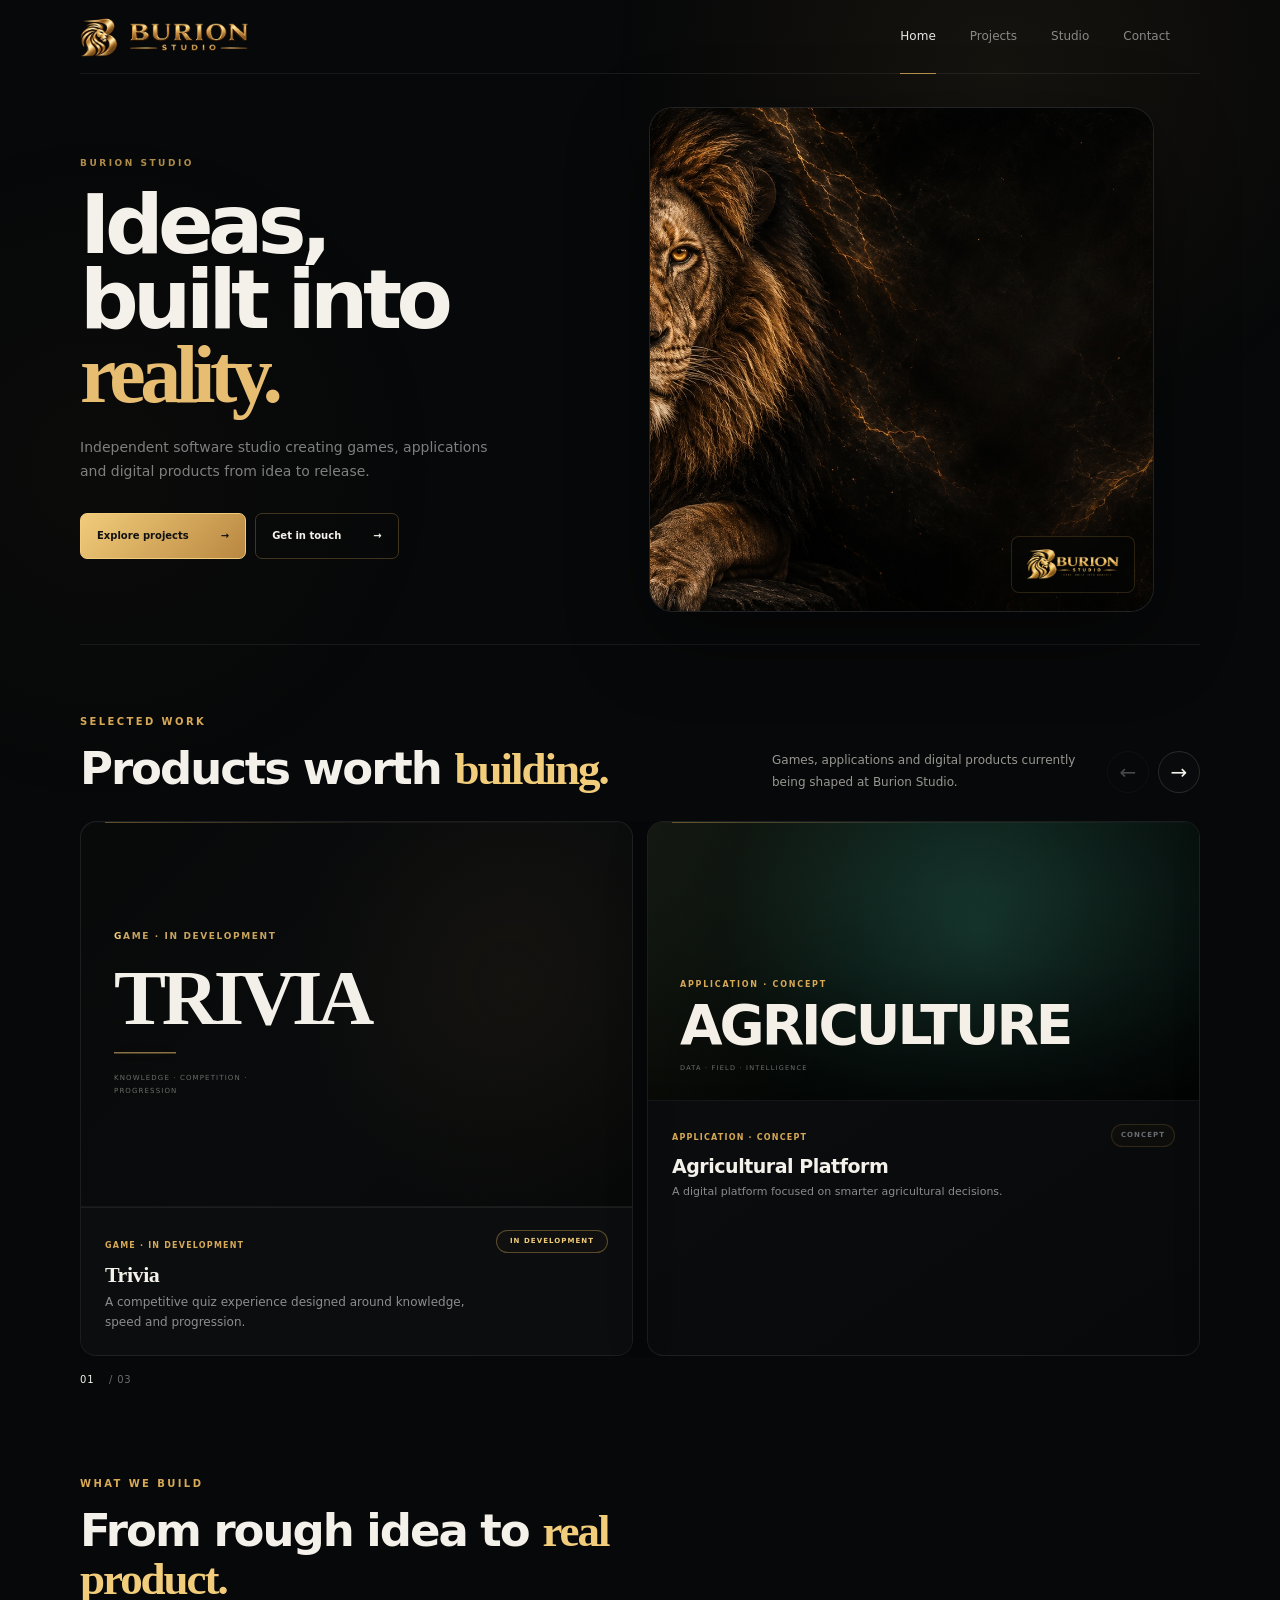
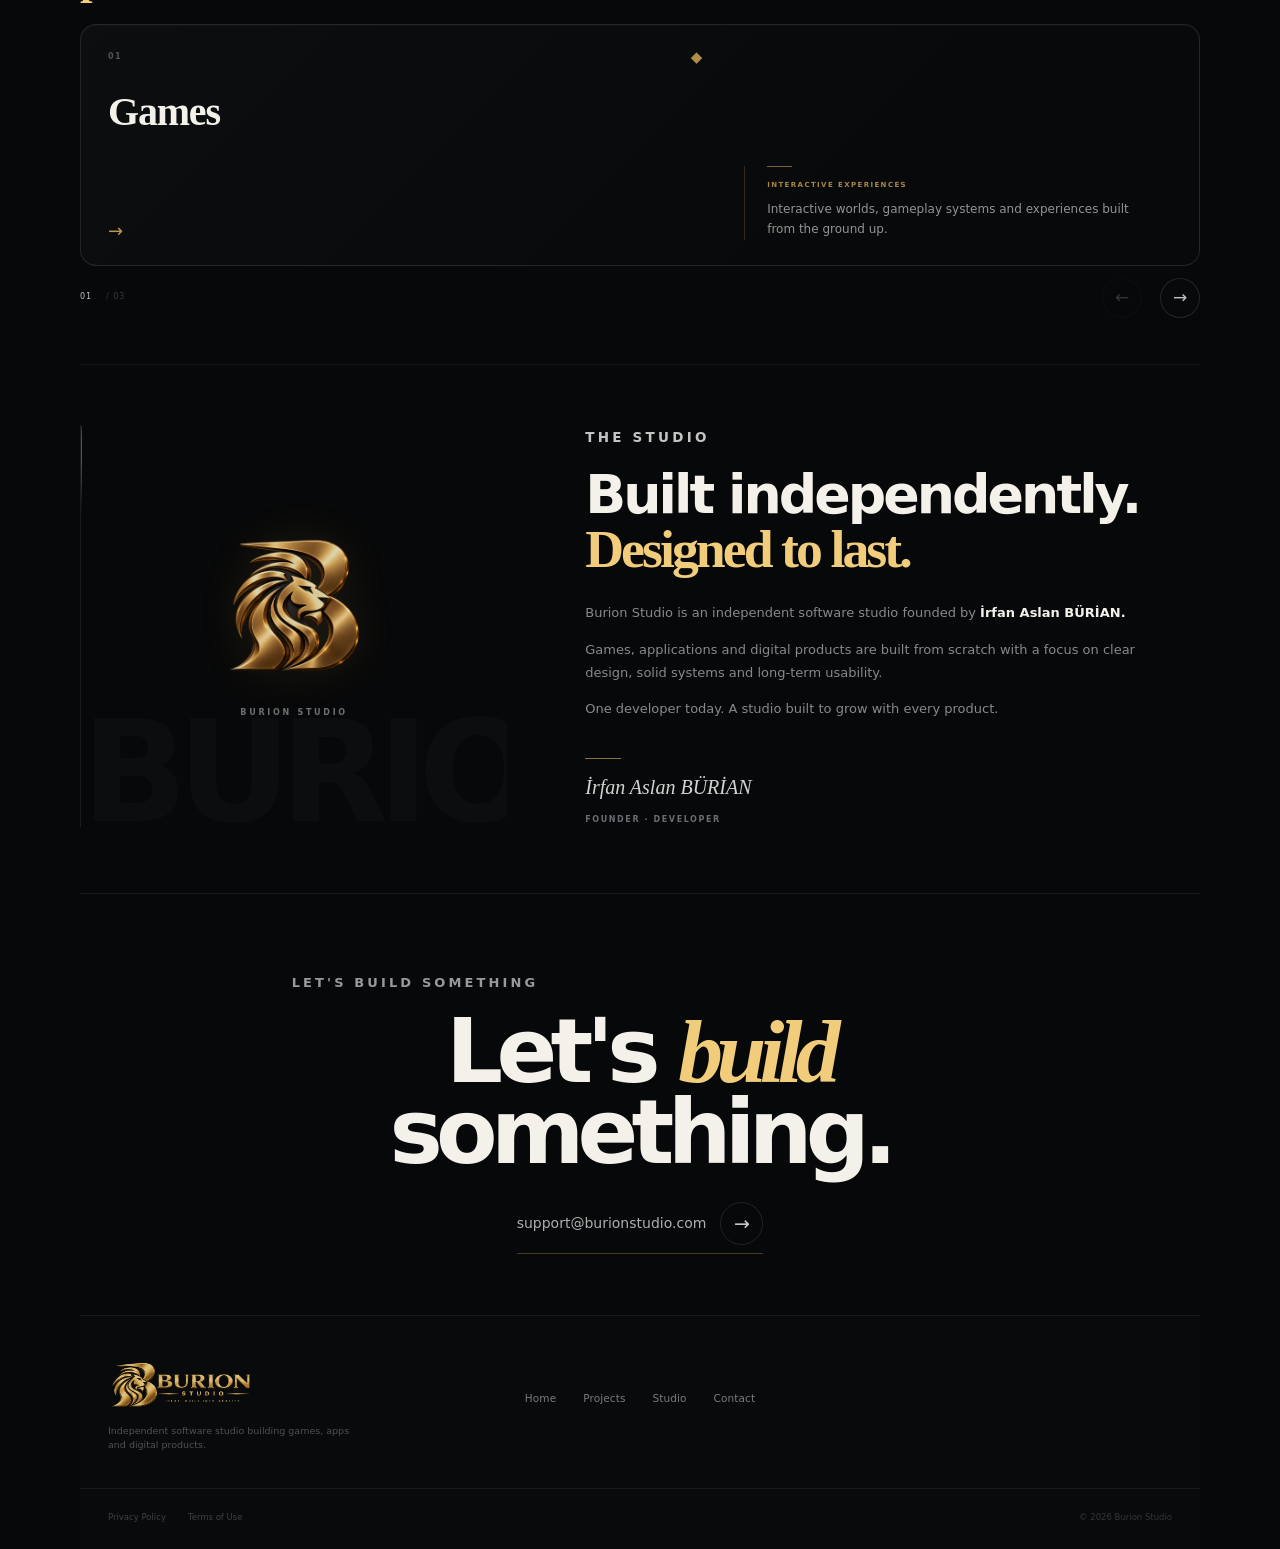
<file: index.html>
<!DOCTYPE html><html lang="en"><head><meta charset="UTF-8"><meta name="viewport" content="width=device-width, initial-scale=1.0"><meta name="description" content="Burion Studio — independent games, applications and digital products built from idea to release."><meta name="theme-color" content="#070809"><meta name="color-scheme" content="dark"><meta name="robots" content="index, follow"><meta name="author" content="Burion Studio"><link rel="canonical" href="https://burionstudio.com/"><link rel="preload" as="image" href="assets/brand/burion-hero-lion.jpg" fetchpriority="high"><link rel="icon" type="image/png" href="assets/brand/burion-favicon.png"><link rel="stylesheet" href="css/style.css"><link rel="stylesheet" href="css/about-polish.css?v=20260830-1"><link rel="stylesheet" href="css/projects-polish.css?v=20260830-2"><link rel="stylesheet" href="css/redesign-v1.css?v=20260831-2"><link rel="stylesheet" href="css/selected-work-carousel-fix.css?v=20260901-2"><link rel="stylesheet" href="css/selected-work-reference.css?v=20260901-3"><link rel="stylesheet" href="css/what-we-build-carousel.css?v=20260901-4"><link rel="stylesheet" href="css/contact-footer-premium-v1.css?v=20260901-2"><link rel="stylesheet" href="css/production-final.css?v=20260902-1"><title>Burion Studio — Independent Software Studio</title></head><body><div class="site-shell"><header class="site-header"><a href="#home" class="site-logo" aria-label="Burion Studio home"><img src="assets/brand/burion-logo-horizontal.png" alt="Burion Studio"></a><nav class="desktop-nav" aria-label="Primary navigation"><a href="#home" class="nav-link active">Home</a><a href="#projects" class="nav-link">Projects</a><a href="#studio" class="nav-link">Studio</a><a href="#contact" class="nav-link">Contact</a></nav><div class="header-actions"><button class="menu-button" type="button" aria-label="Open menu" aria-expanded="false" aria-controls="mobileMenu"><span></span><span></span><span></span></button></div></header><div class="mobile-menu" id="mobileMenu" hidden><nav class="mobile-nav" aria-label="Mobile navigation"><a href="#home">Home</a><a href="#projects">Projects</a><a href="#studio">Studio</a><a href="#contact">Contact</a></nav></div><main><section id="home" class="hero redesign-hero"><div class="hero-content"><p class="eyebrow">BURION STUDIO</p><h1>Ideas,<br>built into <em>reality.</em></h1><p class="hero-description">Independent software studio creating games, applications and digital products from idea to release.</p><div class="hero-actions"><a href="#projects" class="button button-primary"><span>Explore projects</span><span>→</span></a><a href="#contact" class="button button-secondary"><span>Get in touch</span><span>→</span></a></div></div><div class="hero-visual"><div class="hero-image-frame"><img src="assets/brand/burion-hero-lion.jpg" alt="Burion Studio lion" class="hero-image" loading="eager" fetchpriority="high" decoding="async"><div class="hero-image-overlay"></div><div class="hero-image-brand"><img src="assets/brand/burion-logo-gold.png" alt=""></div></div></div></section><section id="projects" class="projects-section redesign-projects"><div class="section-heading projects-heading"><div><p class="eyebrow">SELECTED WORK</p><h2>Products worth <em>building.</em></h2></div><div class="projects-heading-side"><p class="section-description">Games, applications and digital products currently being shaped at Burion Studio.</p><div class="projects-controls" role="group" aria-label="Selected work navigation"><button type="button" class="projects-arrow projects-prev" aria-label="Previous project" disabled>←</button><button type="button" class="projects-arrow projects-next" aria-label="Next project">→</button></div></div></div><div class="projects-carousel" data-projects-carousel><div class="projects-track"><article class="project-card project-featured"><div class="project-image project-image-trivia"><div class="project-image-content"><span>GAME · IN DEVELOPMENT</span><strong>TRIVIA</strong><small>KNOWLEDGE · COMPETITION ·<br>PROGRESSION</small></div></div><div class="project-info redesign-project-info"><div><span class="project-category">GAME · IN DEVELOPMENT</span><h3>Trivia</h3><p>A competitive quiz experience designed around knowledge, speed and progression.</p></div><span class="project-status">IN DEVELOPMENT</span></div></article><article class="project-card"><div class="project-image project-image-agriculture"><div class="project-image-content"><span>APPLICATION · CONCEPT</span><strong>AGRICULTURE</strong><small>DATA · FIELD · INTELLIGENCE</small></div><div class="agri-ui" aria-hidden="true"><div class="agri-sidebar"><i></i><i></i><i></i><i></i></div><div class="agri-map"><b></b><b></b><b></b><b></b></div></div></div><div class="project-info"><div><span class="project-category">APPLICATION · CONCEPT</span><h3>Agricultural Platform</h3><p>A digital platform focused on smarter agricultural decisions.</p></div><span class="project-status">CONCEPT</span></div></article><article class="project-card project-next"><div class="project-image project-image-next"><div class="project-next-mark"><span>03</span><strong>MORE<br><em>TO COME.</em></strong><small>NEW PRODUCTS · IN DEVELOPMENT</small></div><div class="project-next-ring" aria-hidden="true"></div></div><div class="project-info"><div><span class="project-category">BURION STUDIO</span><h3>More products are coming.</h3><p>New games and digital products are taking shape behind the scenes.</p></div><span class="project-status">COMING SOON</span></div></article></div></div><div class="projects-pagination" aria-hidden="true"><span class="projects-pagination-current">01</span><span class="projects-pagination-line"><i></i></span><span>02</span><span class="projects-pagination-line"><i></i></span><span>03</span></div></section><section class="build-section redesign-build"><div class="section-heading"><div><p class="eyebrow">WHAT WE BUILD</p><h2>From rough idea to <em>real product.</em></h2></div></div><div class="build-carousel" data-build-carousel><div class="build-track"><article class="build-slide"><div class="build-slide-main"><div class="build-slide-top"><span class="build-slide-index">01</span><span class="build-slide-symbol">◆</span></div><h3>Games</h3><span class="build-slide-arrow">→</span></div><div class="build-slide-copy"><span>INTERACTIVE EXPERIENCES</span><p>Interactive worlds, gameplay systems and experiences built from the ground up.</p></div></article><article class="build-slide"><div class="build-slide-main"><div class="build-slide-top"><span class="build-slide-index">02</span><span class="build-slide-symbol">◇</span></div><h3>Applications</h3><span class="build-slide-arrow">→</span></div><div class="build-slide-copy"><span>DIGITAL SOLUTIONS</span><p>Useful digital products designed around real problems and real people.</p></div></article><article class="build-slide"><div class="build-slide-main"><div class="build-slide-top"><span class="build-slide-index">03</span><span class="build-slide-symbol">&lt;/&gt;</span></div><h3>Digital Products</h3><span class="build-slide-arrow">→</span></div><div class="build-slide-copy"><span>WEB · PLATFORMS · EXPERIENCES</span><p>Websites, platforms and experiences when ideas need a place to live.</p></div></article></div><div class="build-carousel-controls"><div class="build-pagination"><span class="build-pagination-current">01</span></div><div class="build-arrows"><button type="button" class="build-arrow build-prev" aria-label="Previous capability" disabled>←</button><button type="button" class="build-arrow build-next" aria-label="Next capability">→</button></div></div></div></section><section id="studio" class="about-section redesign-about"><div class="about-visual"><div class="about-mark"><img src="assets/brand/burion-logo-mark.png" alt="Burion Studio mark" loading="lazy" decoding="async"></div><span>BURION STUDIO</span></div><div class="about-content"><p class="eyebrow">THE STUDIO</p><h2>Built independently.<br><em>Designed to last.</em></h2><p>Burion Studio is an independent software studio founded by <strong>İrfan Aslan BÜRİAN.</strong></p><p>Games, applications and digital products are built from scratch with a focus on clear design, solid systems and long-term usability.</p><p>One developer today. A studio built to grow with every product.</p><div class="signature">İrfan Aslan BÜRİAN</div><span class="about-role">FOUNDER · DEVELOPER</span></div></section><section id="contact" class="contact-section redesign-contact"><div class="contact-heading"><p class="eyebrow">LET'S BUILD SOMETHING</p><h2>Let's <em>build</em><br>something.</h2><a href="mailto:support@burionstudio.com" class="contact-email" aria-label="Email Burion Studio">support@burionstudio.com <span aria-hidden="true">→</span></a></div></section></main><footer class="site-footer"><div class="footer-main"><div class="footer-brand"><img src="assets/brand/burion-logo-gold.png" alt="Burion Studio" loading="lazy" decoding="async"><p>Independent software studio building games, apps and digital products.</p></div><nav class="footer-nav" aria-label="Footer navigation"><a href="#home">Home</a><a href="#projects">Projects</a><a href="#studio">Studio</a><a href="#contact">Contact</a></nav></div><div class="footer-bottom"><div class="footer-legal"><a href="privacy.html">Privacy Policy</a><a href="terms.html">Terms of Use</a></div><span class="copyright">© 2026 Burion Studio</span></div></footer></div><script src="script.js"></script></body></html>
</file>
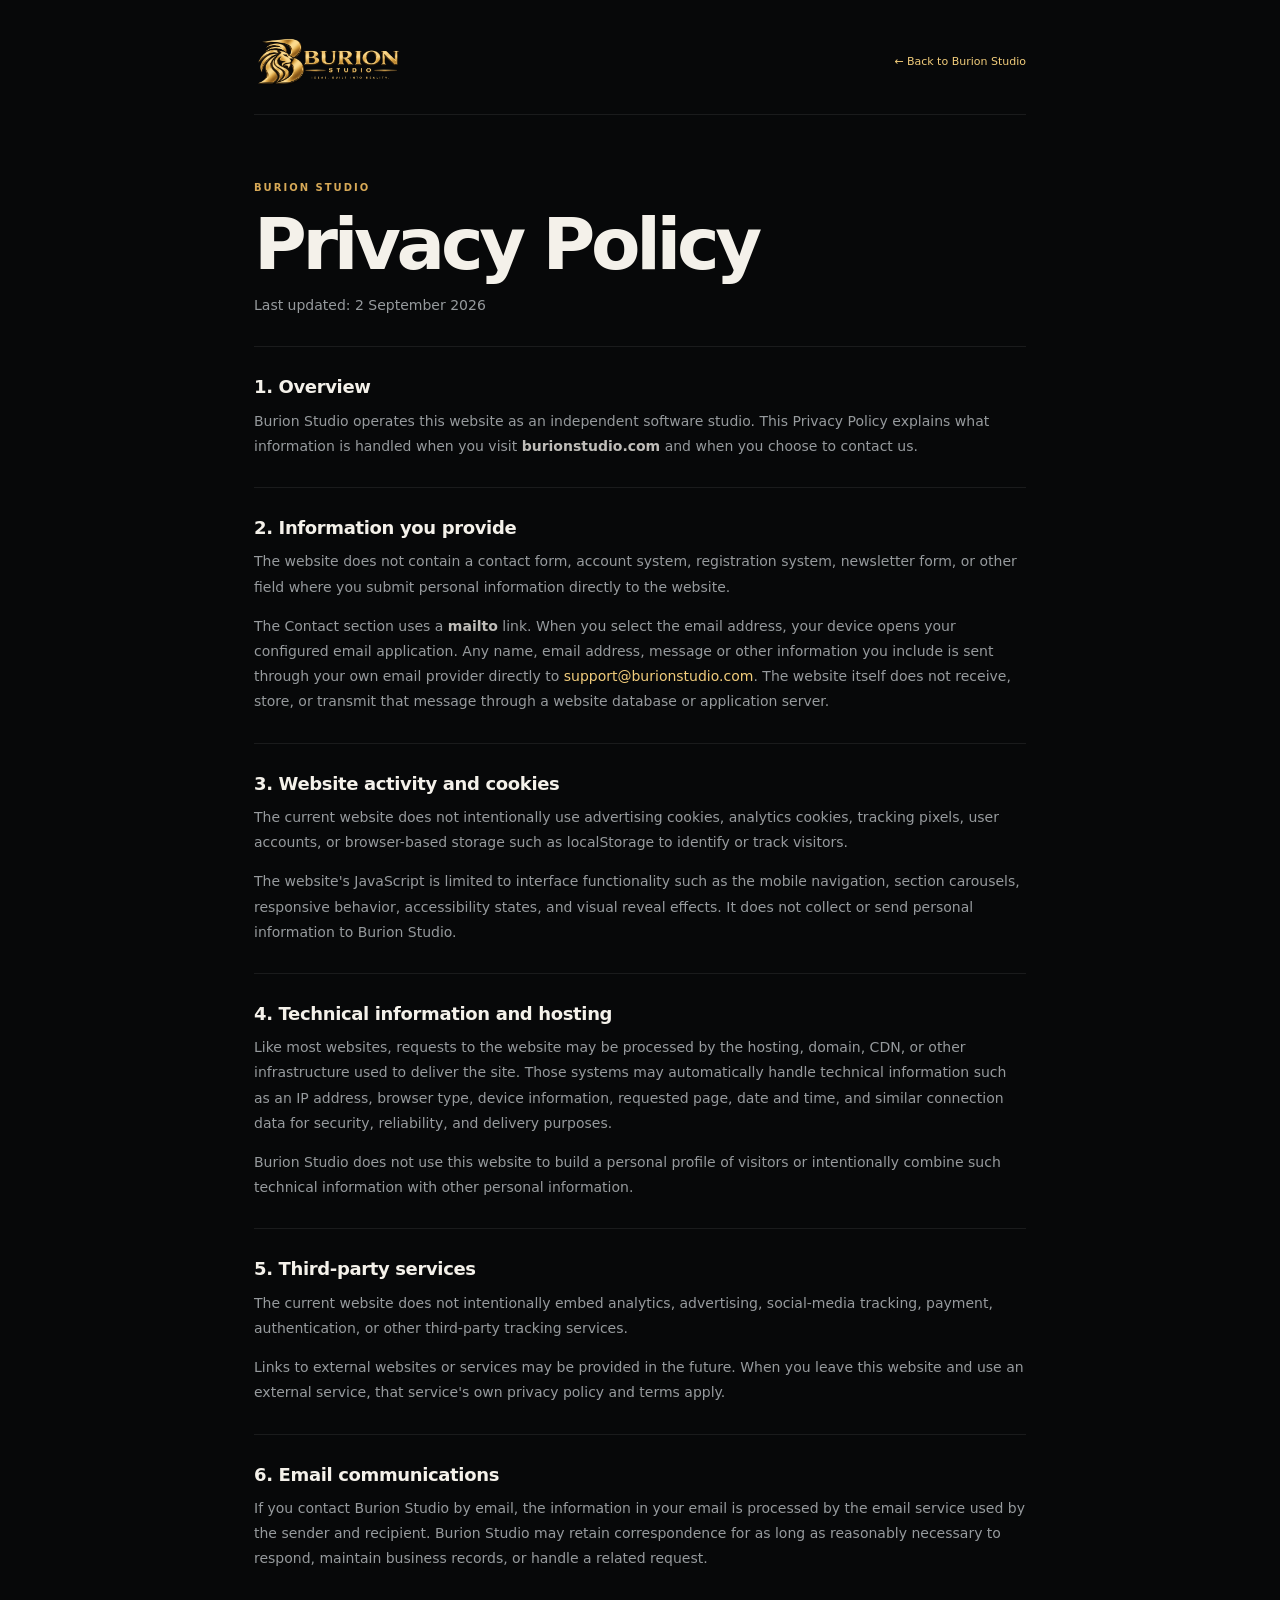
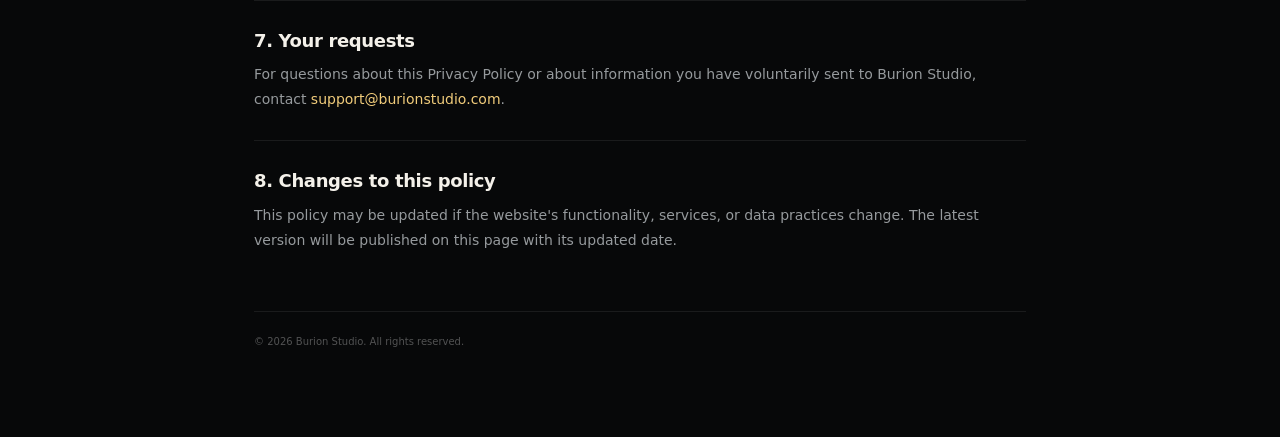
<file: privacy.html>
<!doctype html>
<html lang="en">
<head>
<meta charset="utf-8">
<meta name="viewport" content="width=device-width,initial-scale=1">
<meta name="theme-color" content="#070809">
<meta name="robots" content="index,follow">
<title>Privacy Policy — Burion Studio</title>
<meta name="description" content="Privacy Policy for Burion Studio.">
<link rel="canonical" href="https://burionstudio.com/privacy.html">
<link rel="icon" type="image/png" href="assets/brand/burion-favicon.png">
<link rel="apple-touch-icon" href="assets/brand/burion-app-icon.png">
<link rel="stylesheet" href="css/legal.css">
</head>
<body>
<div class="legal-page">
<header class="legal-header">
<a href="index.html" aria-label="Back to Burion Studio home"><img class="legal-logo" src="assets/brand/burion-logo-gold.png" alt="Burion Studio"></a>
<a class="legal-back" href="index.html">← Back to Burion Studio</a>
</header>
<main>
<p class="eyebrow">BURION STUDIO</p>
<h1>Privacy Policy</h1>
<p class="legal-updated">Last updated: 2 September 2026</p>

<section>
<h2>1. Overview</h2>
<p>Burion Studio operates this website as an independent software studio. This Privacy Policy explains what information is handled when you visit <strong>burionstudio.com</strong> and when you choose to contact us.</p>
</section>

<section>
<h2>2. Information you provide</h2>
<p>The website does not contain a contact form, account system, registration system, newsletter form, or other field where you submit personal information directly to the website.</p>
<p>The Contact section uses a <strong>mailto</strong> link. When you select the email address, your device opens your configured email application. Any name, email address, message or other information you include is sent through your own email provider directly to <a href="mailto:support@burionstudio.com">support@burionstudio.com</a>. The website itself does not receive, store, or transmit that message through a website database or application server.</p>
</section>

<section>
<h2>3. Website activity and cookies</h2>
<p>The current website does not intentionally use advertising cookies, analytics cookies, tracking pixels, user accounts, or browser-based storage such as localStorage to identify or track visitors.</p>
<p>The website's JavaScript is limited to interface functionality such as the mobile navigation, section carousels, responsive behavior, accessibility states, and visual reveal effects. It does not collect or send personal information to Burion Studio.</p>
</section>

<section>
<h2>4. Technical information and hosting</h2>
<p>Like most websites, requests to the website may be processed by the hosting, domain, CDN, or other infrastructure used to deliver the site. Those systems may automatically handle technical information such as an IP address, browser type, device information, requested page, date and time, and similar connection data for security, reliability, and delivery purposes.</p>
<p>Burion Studio does not use this website to build a personal profile of visitors or intentionally combine such technical information with other personal information.</p>
</section>

<section>
<h2>5. Third-party services</h2>
<p>The current website does not intentionally embed analytics, advertising, social-media tracking, payment, authentication, or other third-party tracking services.</p>
<p>Links to external websites or services may be provided in the future. When you leave this website and use an external service, that service's own privacy policy and terms apply.</p>
</section>

<section>
<h2>6. Email communications</h2>
<p>If you contact Burion Studio by email, the information in your email is processed by the email service used by the sender and recipient. Burion Studio may retain correspondence for as long as reasonably necessary to respond, maintain business records, or handle a related request.</p>
</section>

<section>
<h2>7. Your requests</h2>
<p>For questions about this Privacy Policy or about information you have voluntarily sent to Burion Studio, contact <a href="mailto:support@burionstudio.com">support@burionstudio.com</a>.</p>
</section>

<section>
<h2>8. Changes to this policy</h2>
<p>This policy may be updated if the website's functionality, services, or data practices change. The latest version will be published on this page with its updated date.</p>
</section>

<footer>© 2026 Burion Studio. All rights reserved.</footer>
</main>
</div>
</body>
</html>
</file>
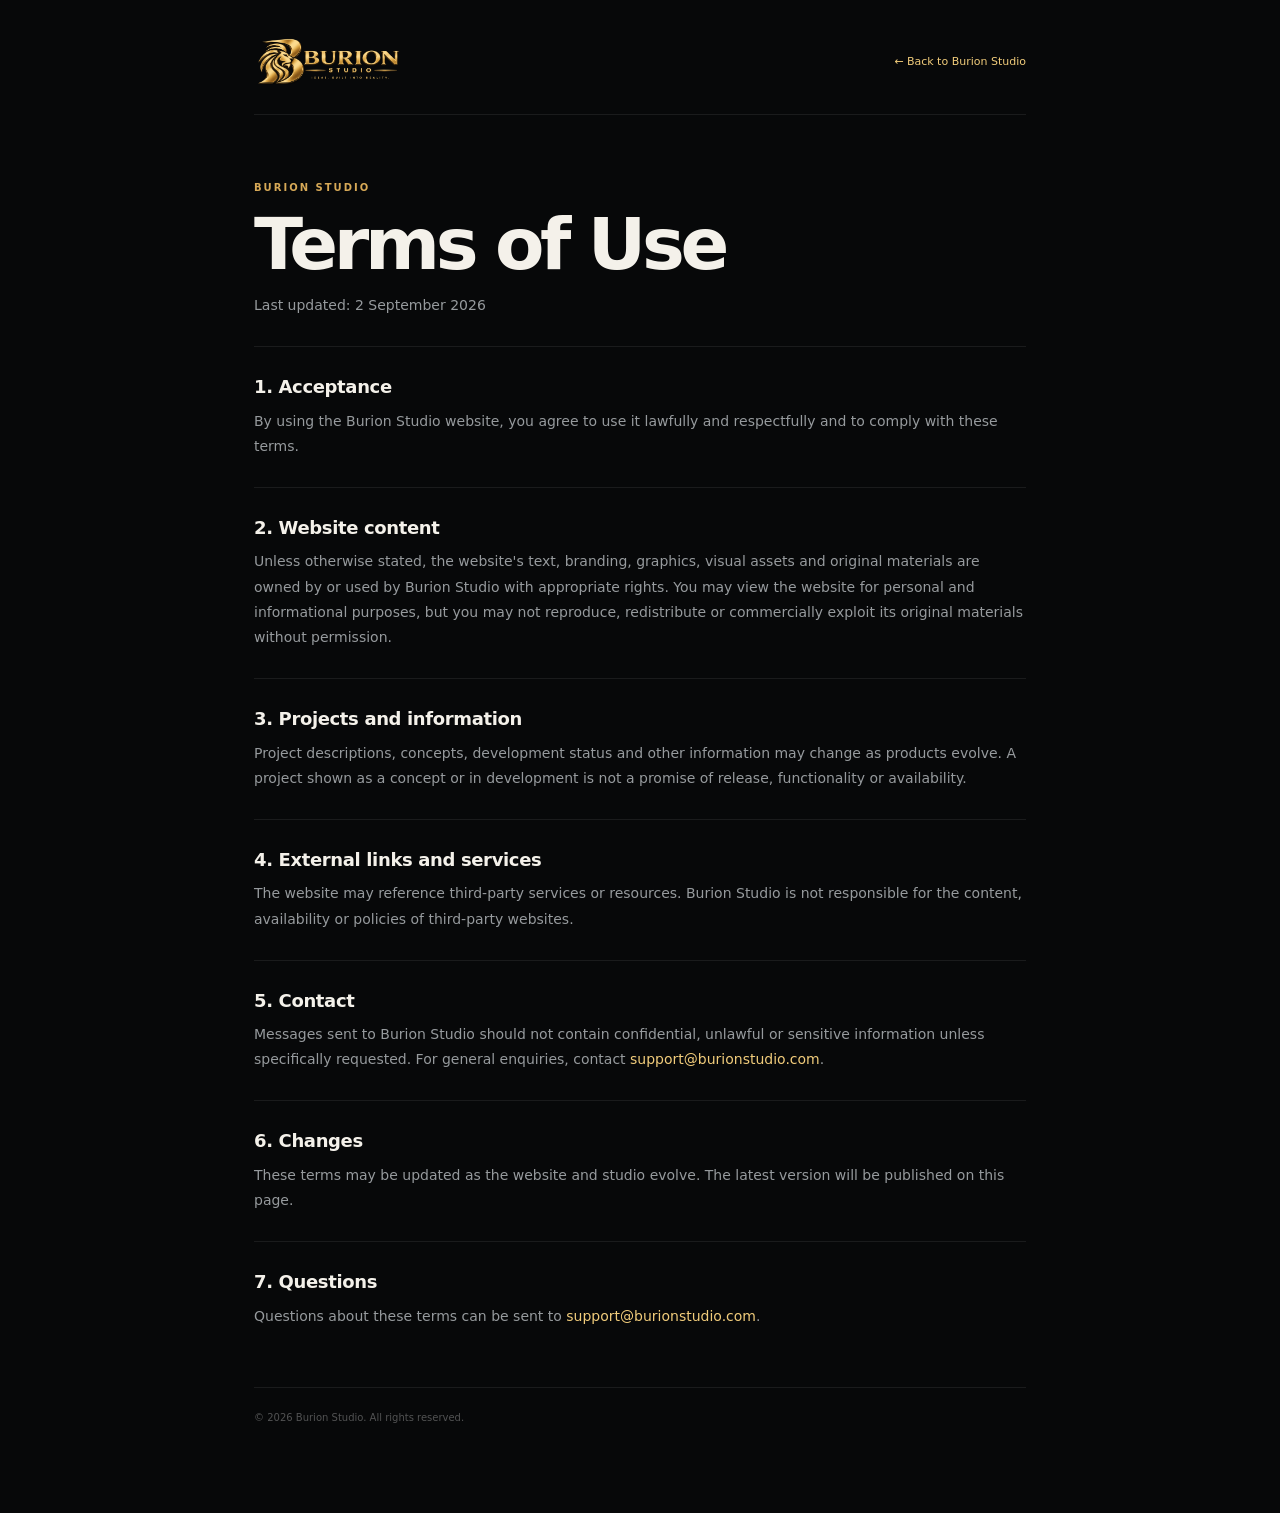
<file: terms.html>
<!doctype html>
<html lang="en">
<head>
<meta charset="utf-8">
<meta name="viewport" content="width=device-width,initial-scale=1">
<meta name="theme-color" content="#070809">
<meta name="robots" content="index,follow">
<title>Terms of Use — Burion Studio</title>
<meta name="description" content="Terms of Use for the Burion Studio website.">
<link rel="canonical" href="https://burionstudio.com/terms.html">
<link rel="icon" type="image/png" href="assets/brand/burion-favicon.png">
<link rel="apple-touch-icon" href="assets/brand/burion-app-icon.png">
<link rel="stylesheet" href="css/legal.css">
</head>
<body>
<div class="legal-page">
<header class="legal-header">
<a href="index.html" aria-label="Back to Burion Studio home"><img class="legal-logo" src="assets/brand/burion-logo-gold.png" alt="Burion Studio"></a>
<a class="legal-back" href="index.html">← Back to Burion Studio</a>
</header>
<main>
<p class="eyebrow">BURION STUDIO</p>
<h1>Terms of Use</h1>
<p class="legal-updated">Last updated: 2 September 2026</p>

<section>
<h2>1. Acceptance</h2>
<p>By using the Burion Studio website, you agree to use it lawfully and respectfully and to comply with these terms.</p>
</section>

<section>
<h2>2. Website content</h2>
<p>Unless otherwise stated, the website's text, branding, graphics, visual assets and original materials are owned by or used by Burion Studio with appropriate rights. You may view the website for personal and informational purposes, but you may not reproduce, redistribute or commercially exploit its original materials without permission.</p>
</section>

<section>
<h2>3. Projects and information</h2>
<p>Project descriptions, concepts, development status and other information may change as products evolve. A project shown as a concept or in development is not a promise of release, functionality or availability.</p>
</section>

<section>
<h2>4. External links and services</h2>
<p>The website may reference third-party services or resources. Burion Studio is not responsible for the content, availability or policies of third-party websites.</p>
</section>

<section>
<h2>5. Contact</h2>
<p>Messages sent to Burion Studio should not contain confidential, unlawful or sensitive information unless specifically requested. For general enquiries, contact <a href="mailto:support@burionstudio.com">support@burionstudio.com</a>.</p>
</section>

<section>
<h2>6. Changes</h2>
<p>These terms may be updated as the website and studio evolve. The latest version will be published on this page.</p>
</section>

<section>
<h2>7. Questions</h2>
<p>Questions about these terms can be sent to <a href="mailto:support@burionstudio.com">support@burionstudio.com</a>.</p>
</section>

<footer>© 2026 Burion Studio. All rights reserved.</footer>
</main>
</div>
</body>
</html>
</file>
<file: css/style.css>
/* =========================================================
   BURION STUDIO
   PREMIUM RESPONSIVE SYSTEM
   V3
========================================================= */

:root{--bg:#070809;--bg-soft:#0a0c0e;--surface:#0d1012;--surface-raised:#111416;--line:rgba(255,255,255,.085);--line-soft:rgba(255,255,255,.055);--text:#f4f1ea;--text-soft:#d0cdc5;--muted:#969a9d;--muted-dark:#686e73;--gold:#d7a957;--gold-light:#f1cc7b;--gold-dark:#9b7337;--max-width:1180px;--radius:16px;--ease:cubic-bezier(.22,.61,.36,1)}
*,*::before,*::after{box-sizing:border-box}html{margin:0;padding:0;width:100%;scroll-behavior:smooth;scroll-padding-top:90px;overflow-x:hidden}body{margin:0;padding:0;width:100%;min-width:0;overflow-x:hidden;background:var(--bg);color:var(--text);font-family:"DM Sans",system-ui,-apple-system,BlinkMacSystemFont,"Segoe UI",sans-serif;line-height:1.6;-webkit-font-smoothing:antialiased;text-rendering:optimizeLegibility}img,svg{display:block;max-width:100%}button,input,textarea{font:inherit}button{cursor:pointer}a{color:inherit;text-decoration:none}::selection{background:var(--gold);color:#111}body::before{content:"";position:fixed;inset:0;z-index:-1;pointer-events:none;background:radial-gradient(circle at 78% 8%,rgba(215,169,87,.075),transparent 30%),radial-gradient(circle at 8% 52%,rgba(215,169,87,.025),transparent 28%)}
.site-shell{width:100%;max-width:var(--max-width);margin:0 auto;padding-left:30px;padding-right:30px}.site-header{position:relative;z-index:100;height:82px;display:flex;align-items:center;border-bottom:1px solid var(--line-soft)}.site-logo{width:190px;max-width:190px;display:flex;align-items:center;flex-shrink:0}.site-logo img{width:175px;height:auto;object-fit:contain}.desktop-nav{display:flex;align-items:center;gap:38px;margin-left:auto;margin-right:38px}.nav-link{position:relative;padding:31px 0;color:var(--muted);font-size:13px;font-weight:500;transition:color .2s ease}.nav-link:hover,.nav-link.active{color:var(--text)}.nav-link.active::after{content:"";position:absolute;left:0;right:0;bottom:-1px;height:2px;background:var(--gold)}.header-actions{position:relative;display:flex;align-items:center;gap:17px;flex-shrink:0}.language-button{display:flex;align-items:center;gap:6px;padding:8px 0;border:0;background:transparent;color:var(--text-soft);font-size:11px;font-weight:600;letter-spacing:.1em}.language-arrow{color:var(--gold);font-size:12px}.menu-button{display:none;width:40px;height:40px;padding:8px;flex-direction:column;align-items:center;justify-content:center;gap:5px;border:1px solid var(--line);border-radius:9px;background:var(--surface)}.menu-button span{display:block;width:20px;height:2px;border-radius:2px;background:var(--text);transition:transform .2s ease,opacity .2s ease}.menu-button.is-open span:nth-child(1){transform:translateY(7px) rotate(45deg)}.menu-button.is-open span:nth-child(2){opacity:0}.menu-button.is-open span:nth-child(3){transform:translateY(-7px) rotate(-45deg)}.language-menu{position:absolute;top:67px;right:0;z-index:500;width:145px;padding:6px;border:1px solid var(--line);border-radius:11px;background:rgba(13,16,18,.97);box-shadow:0 20px 50px rgba(0,0,0,.45);backdrop-filter:blur(18px)}.language-menu[hidden],.mobile-menu[hidden]{display:none}.language-menu button{width:100%;padding:10px 12px;border:0;border-radius:7px;background:transparent;color:var(--text-soft);text-align:left;font-size:12px;transition:background .2s ease,color .2s ease}.language-menu button:hover{background:rgba(215,169,87,.07);color:var(--gold-light)}.mobile-menu{display:none;position:fixed;top:74px;left:15px;right:15px;z-index:200;padding:10px;border:1px solid var(--line);border-radius:15px;background:rgba(10,12,14,.98);box-shadow:0 25px 70px rgba(0,0,0,.58);backdrop-filter:blur(20px)}.mobile-menu:not([hidden]){display:block}.mobile-nav a{display:block;padding:14px 13px;border-bottom:1px solid var(--line-soft);color:var(--text-soft);font-size:14px;transition:color .2s ease,padding-left .2s ease}.mobile-nav a:last-child{border-bottom:0}.mobile-nav a:hover{color:var(--gold-light);padding-left:17px}.mobile-language{margin-top:10px;padding:13px 13px 5px;border-top:1px solid var(--line-soft)}.mobile-language>span{display:block;margin-bottom:10px;color:var(--gold);font-size:9px;font-weight:700;letter-spacing:.18em}.mobile-language>div{display:flex;gap:7px}.mobile-language button{padding:7px 10px;border:1px solid var(--line);border-radius:7px;background:rgba(255,255,255,.025);color:var(--muted);font-size:10px}.eyebrow{margin:0 0 18px;color:var(--gold);font-size:10px;font-weight:700;line-height:1;letter-spacing:.24em}h1,h2,h3,p{margin-top:0}h2{font-size:clamp(31px,4vw,45px);line-height:1.07;letter-spacing:-.045em}h1 em,h2 em{color:var(--gold-light);font-family:"Playfair Display",Georgia,serif;font-style:normal;font-weight:600}
.hero{position:relative;display:grid;grid-template-columns:minmax(0,.9fr) minmax(0,1.1fr);min-height:650px;border-bottom:1px solid var(--line-soft)}.hero-content{position:relative;z-index:2;display:flex;flex-direction:column;justify-content:center;padding:75px 40px 75px 0}.hero h1{max-width:650px;margin:0 0 27px;font-size:clamp(58px,6.35vw,84px);font-weight:700;line-height:.94;letter-spacing:-.065em}.hero-description{max-width:465px;margin:0;color:var(--muted);font-size:15px;line-height:1.75}.hero-actions{display:flex;flex-wrap:wrap;gap:11px;margin-top:35px}.button{min-height:48px;display:inline-flex;align-items:center;justify-content:space-between;gap:32px;padding:12px 17px;border-radius:8px;font-size:11px;font-weight:700;transition:transform .2s var(--ease),box-shadow .2s ease,border-color .2s ease,background .2s ease}.button:hover{transform:translateY(-2px)}.button-primary{color:#111;border:1px solid var(--gold-light);background:linear-gradient(135deg,var(--gold-light),#b98740);box-shadow:0 8px 25px rgba(215,169,87,.08)}.button-primary:hover{box-shadow:0 12px 35px rgba(215,169,87,.18)}.button-secondary{color:var(--text);border:1px solid #574628;background:rgba(255,255,255,.015)}.button-secondary:hover{border-color:var(--gold);background:rgba(215,169,87,.045)}
.hero-visual{position:relative;min-width:0;min-height:650px;display:flex;align-items:center;justify-content:center;padding:42px 0 42px 18px}.hero-visual::before{content:"";position:absolute;width:470px;height:470px;border-radius:50%;background:radial-gradient(circle,rgba(215,169,87,.14),rgba(215,169,87,.035) 48%,transparent 72%);filter:blur(2px)}.hero-image-frame{position:relative;z-index:2;width:100%;max-width:530px;aspect-ratio:1/1;overflow:hidden;border:1px solid rgba(215,169,87,.28);border-radius:22px;background:#090a0b;box-shadow:0 30px 90px rgba(0,0,0,.48)}.hero-image{width:100%;height:100%;object-fit:cover;object-position:center}.hero-image-overlay{position:absolute;inset:0;background:linear-gradient(135deg,rgba(0,0,0,.04),transparent 40%,rgba(0,0,0,.55))}.hero-image-brand{position:absolute;right:21px;bottom:20px;width:140px;padding:9px 12px;border:1px solid rgba(215,169,87,.25);border-radius:8px;background:rgba(5,6,7,.68);backdrop-filter:blur(12px)}.hero-image-brand img{width:100%;height:auto}
.brand-statement{display:grid;grid-template-columns:repeat(4,minmax(0,1fr));gap:22px;padding:27px 0;border-bottom:1px solid var(--line-soft)}.statement-item{display:flex;align-items:flex-start;gap:12px;min-width:0}.statement-number{flex-shrink:0;color:var(--gold);font-size:10px;font-weight:700;letter-spacing:.1em}.statement-item>div{display:flex;flex:1 1 auto;flex-direction:column;min-width:0}.statement-item strong{display:block;font-size:9px;line-height:1.25;letter-spacing:.14em;white-space:normal;overflow-wrap:normal;word-break:normal}.statement-item span:last-child{display:block;margin-top:4px;color:var(--muted-dark);font-size:10px;line-height:1.4;white-space:normal;overflow-wrap:normal;word-break:normal}
.build-section{display:grid;grid-template-columns:minmax(0,.72fr) minmax(0,1.8fr);gap:65px;padding:100px 0}.section-heading{min-width:0}.section-heading h2{margin:0}.build-grid{display:grid;grid-template-columns:repeat(3,minmax(0,1fr));gap:13px}.build-card{position:relative;min-width:0;min-height:280px;display:flex;flex-direction:column;padding:25px;overflow:hidden;border:1px solid var(--line);border-radius:var(--radius);background:linear-gradient(145deg,rgba(255,255,255,.035),rgba(255,255,255,.008));transition:transform .25s var(--ease),border-color .25s ease,background .25s ease}.build-card::after{content:"";position:absolute;width:110px;height:110px;right:-45px;bottom:-45px;border-radius:50%;background:radial-gradient(circle,rgba(215,169,87,.10),transparent 70%);pointer-events:none}.build-card:hover{transform:translateY(-5px);border-color:rgba(215,169,87,.32);background:var(--surface-raised)}.card-top{display:flex;align-items:center;justify-content:space-between}.card-index{color:var(--muted-dark);font-size:9px;letter-spacing:.12em}.card-symbol{color:var(--gold);font-size:21px}.build-card h3{margin:34px 0 10px;font-size:18px;line-height:1.2}.build-card p{margin:0;color:var(--muted);font-size:12px;line-height:1.7}.card-arrow{margin-top:auto;padding-top:22px;color:var(--gold);font-size:18px}
.projects-section{padding-bottom:105px}.projects-heading{display:grid;grid-template-columns:minmax(0,1.2fr) minmax(0,.8fr);gap:50px;align-items:end;margin-bottom:35px}.projects-heading h2{max-width:650px;margin:0}.section-description{max-width:370px;margin:0;color:var(--muted);font-size:12px;line-height:1.7}.projects-grid{display:grid;grid-template-columns:repeat(2,minmax(0,1fr));gap:14px}.project-card{min-width:0;overflow:hidden;border:1px solid var(--line);border-radius:var(--radius);background:var(--surface);transition:transform .25s var(--ease),border-color .25s ease}.project-card:hover{transform:translateY(-4px);border-color:rgba(215,169,87,.3)}.project-card.project-featured{grid-column:span 2}.project-image{position:relative;min-height:300px;display:flex;align-items:center;justify-content:center;overflow:hidden;background:radial-gradient(circle at 50% 40%,#302415,#090807 68%)}.project-image::after{content:"";position:absolute;inset:0;background:linear-gradient(180deg,transparent 45%,rgba(0,0,0,.28));pointer-events:none}.project-image-agriculture{background:radial-gradient(circle at 60% 40%,#183b31,#07100d 70%)}.project-image-studio{background:radial-gradient(circle at 50% 45%,#252019,#080909 70%)}.project-image-content{position:relative;z-index:2;display:flex;flex-direction:column;align-items:center;padding:20px;text-align:center}.project-image-content span{margin-bottom:10px;color:var(--gold);font-size:9px;font-weight:700;letter-spacing:.25em}.project-image-content strong{color:#f5f0e7;font-size:clamp(42px,6vw,70px);line-height:.9;letter-spacing:-.06em}.project-image-content small{margin-top:14px;color:rgba(255,255,255,.45);font-size:7px;letter-spacing:.22em}.project-info{display:flex;align-items:flex-start;justify-content:space-between;gap:25px;padding:22px 24px 24px}.project-category{color:var(--gold);font-size:8px;font-weight:700;letter-spacing:.15em}.project-info h3{margin:8px 0 7px;font-size:18px}.project-info p{max-width:520px;margin:0;color:var(--muted);font-size:11px;line-height:1.65}.project-status{flex-shrink:0;margin-top:2px;color:var(--muted-dark);font-size:7px;font-weight:700;letter-spacing:.15em}
.about-section{display:grid;grid-template-columns:minmax(0,.82fr) minmax(0,1.18fr);gap:75px;padding:90px 0 105px;border-top:1px solid var(--line-soft)}.about-visual{position:relative;min-height:390px;display:flex;flex-direction:column;align-items:center;justify-content:center;overflow:hidden;border:1px solid var(--line);border-radius:var(--radius);background:radial-gradient(circle at 50% 45%,rgba(215,169,87,.08),transparent 64%)}.about-visual::before{content:"";position:absolute;width:230px;height:230px;border:1px solid rgba(215,169,87,.09);border-radius:50%}.about-visual::after{content:"";position:absolute;width:320px;height:320px;border:1px solid rgba(215,169,87,.045);border-radius:50%}.about-mark{position:relative;z-index:2;width:145px;height:145px;display:flex;align-items:center;justify-content:center;margin-bottom:22px}.about-mark img{width:100%;height:100%;object-fit:contain;filter:drop-shadow(0 0 30px rgba(215,169,87,.18))}.about-visual>span{position:relative;z-index:2;color:var(--muted-dark);font-size:8px;font-weight:700;letter-spacing:.3em}.about-content{max-width:600px}.about-content h2{margin:0 0 30px}.about-content p{margin-bottom:14px;color:var(--muted);font-size:13px;line-height:1.75}.about-content p strong{color:var(--text)}.signature{margin-top:30px;color:var(--gold-light);font-family:"Playfair Display",Georgia,serif;font-size:22px;font-style:italic}
.contact-section{display:grid;grid-template-columns:minmax(0,.85fr) minmax(0,1.15fr);gap:75px;padding:90px 0 105px;border-top:1px solid var(--line-soft)}.contact-heading h2{margin:0 0 24px;font-size:clamp(34px,4.2vw,52px)}.contact-heading>p{max-width:450px;margin:0 22px 0 0;color:var(--muted);font-size:13px;line-height:1.7}.contact-meta{display:grid;gap:14px;margin-top:35px}.contact-meta-item{display:flex;align-items:flex-start;gap:13px}.contact-meta-item span:first-child{color:var(--gold);font-size:9px;font-weight:700;letter-spacing:.16em}.contact-meta-item a,.contact-meta-item>span:last-child{color:var(--text-soft);font-size:12px}.contact-form{min-width:0}.form-row{display:grid;grid-template-columns:repeat(2,minmax(0,1fr));gap:14px}.form-group{display:grid;gap:7px;margin-bottom:16px}.form-group label{color:var(--muted-dark);font-size:8px;font-weight:700;letter-spacing:.16em}.form-group input,.form-group textarea{width:100%;border:1px solid var(--line);border-radius:8px;background:rgba(255,255,255,.02);color:var(--text);outline:none;transition:border-color .2s ease,background .2s ease}.form-group input{height:46px;padding:10px 13px}.form-group textarea{min-height:145px;padding:12px 13px;resize:vertical}.form-group input:focus,.form-group textarea:focus{border-color:rgba(215,169,87,.45);background:rgba(215,169,87,.025)}.form-group input::placeholder,.form-group textarea::placeholder{color:#555b5f}.submit-button{width:100%;min-height:52px;margin-top:3px;display:flex;align-items:center;justify-content:space-between;padding:13px 16px;border:1px solid var(--gold);border-radius:8px;background:linear-gradient(135deg,var(--gold-light),#b98740);color:#111;font-size:10px;font-weight:800;letter-spacing:.08em}.submit-button span:last-child{font-size:17px}.form-status{min-height:20px;margin:12px 0 0;color:var(--gold-light);font-size:10px}.site-footer{border-top:1px solid var(--line-soft)}.footer-main{display:grid;grid-template-columns:1.3fr 1fr 1fr;gap:50px;padding:55px 0 45px}.footer-brand img{width:165px;margin-bottom:16px}.footer-brand p{max-width:310px;margin:0;color:var(--muted-dark);font-size:10px;line-height:1.65}.footer-column h3{margin:0 0 13px;color:var(--text-soft);font-size:8px;font-weight:700;letter-spacing:.18em}.footer-column a{display:block;width:max-content;margin-bottom:8px;color:var(--muted);font-size:10px}.footer-column a:hover{color:var(--gold-light)}.footer-bottom{display:flex;align-items:center;justify-content:space-between;gap:20px;padding:18px 0;border-top:1px solid var(--line-soft);color:var(--muted-dark);font-size:8px}.footer-bottom div:last-child{display:flex;gap:15px}.footer-bottom a:hover{color:var(--gold-light)}
@media(max-width:1000px){.site-shell{padding-left:25px;padding-right:25px}.desktop-nav{gap:25px;margin-right:25px}.hero-content{padding-right:25px}.hero h1{font-size:clamp(52px,6.2vw,72px)}.build-section{gap:40px}.about-section,.contact-section{gap:50px}}
@media(max-width:800px){.site-shell{padding-left:28px;padding-right:28px}.site-header{height:74px}.site-logo{width:155px;max-width:155px}.site-logo img{width:145px}.desktop-nav{display:none}.header-actions{margin-left:auto;gap:10px}.menu-button{display:flex}.hero{position:relative;display:block;min-height:690px;overflow:hidden;background:#070809}.hero-content{position:relative;z-index:3;width:61%;min-height:690px;display:flex;justify-content:center;padding:58px 0 62px}.hero h1{max-width:100%;margin-bottom:22px;font-size:clamp(42px,11vw,50px);line-height:.96;letter-spacing:-.06em}.hero-description{max-width:285px;font-size:12.5px;line-height:1.7}.hero-actions{width:100%;max-width:270px;flex-direction:column;gap:9px;margin-top:27px}.hero-actions .button{width:100%;max-width:270px;min-height:48px;padding-left:16px;padding-right:16px;border-radius:8px;font-size:10.5px}.hero-visual{position:absolute;inset:0;z-index:1;width:100%;min-height:100%;padding:0;pointer-events:none}.hero-visual::before{display:none}.hero-image-frame{position:absolute;top:0;right:0;width:92%;height:100%;max-width:none;aspect-ratio:auto;border:0;border-left:1px solid rgba(215,169,87,.13);border-radius:0;box-shadow:none;background:#070809}.hero-image{width:100%;height:100%;object-fit:cover;object-position:0 center;transform:translateX(9%) scale(1.02);transform-origin:center center;filter:brightness(.74) saturate(.88) contrast(1.06);opacity:.93}.hero-image-overlay{background:linear-gradient(90deg,#070809 0%,rgba(7,8,9,.98) 10%,rgba(7,8,9,.84) 25%,rgba(7,8,9,.46) 45%,rgba(7,8,9,.10) 70%,rgba(7,8,9,.18) 100%),linear-gradient(180deg,rgba(7,8,9,.10) 0%,transparent 34%,rgba(7,8,9,.25) 72%,rgba(7,8,9,.68) 100%)}.hero-image-brand{display:none}.brand-statement{display:grid;grid-template-columns:repeat(2,minmax(0,1fr));gap:28px 18px;width:100%;padding:26px 0}.statement-item{display:grid;grid-template-columns:24px minmax(0,1fr);align-items:start;gap:8px;width:100%;min-width:0}.statement-item .statement-number{width:24px;flex:none;line-height:1.35;font-size:8px}.statement-item>div{display:flex;flex-direction:column;width:auto;min-width:0;flex:initial}.statement-item strong,.statement-item span:last-child{display:block;width:auto;min-width:0;white-space:normal;word-break:normal;overflow-wrap:normal;hyphens:none}.statement-item strong{font-size:8.5px;line-height:1.3;letter-spacing:.11em}.statement-item span:last-child{margin-top:5px;font-size:9.5px;line-height:1.45}.build-section{display:grid;grid-template-columns:minmax(0,1fr);gap:34px;padding:70px 0}.build-grid{display:grid;grid-template-columns:minmax(0,1fr);gap:14px}.build-card{min-height:230px}.projects-section{padding-bottom:76px}.projects-heading{display:grid;grid-template-columns:minmax(0,1fr);gap:15px;align-items:start;margin-bottom:24px}.projects-grid{display:grid;grid-template-columns:minmax(0,1fr);gap:14px}.project-card.project-featured{grid-column:auto}.project-card::before{width:26px}.project-featured .project-image{min-height:235px}.project-image{min-height:225px}.project-info{gap:14px;padding:18px 19px 19px}.project-featured .project-info{padding-top:18px}.project-featured .project-info h3{font-size:19px}.project-info h3{margin-top:7px;margin-bottom:6px}.project-info p{max-width:none;font-size:10.5px;line-height:1.6}.project-status{align-self:flex-start;white-space:nowrap;padding:4px 7px;font-size:6.5px}.about-section{display:grid;grid-template-columns:minmax(0,1fr);gap:42px;padding:68px 0 70px}.about-visual{min-height:300px}.about-mark{width:120px;height:120px}.about-content{max-width:none}.about-content h2{margin-bottom:24px}.about-content p{margin-bottom:12px}.signature{margin-top:24px}.contact-section{display:grid;grid-template-columns:minmax(0,1fr);gap:38px;padding:68px 0 72px}.contact-heading h2{margin-bottom:20px}.contact-description{margin-right:0}.contact-form{width:100%;min-width:0}.contact-form .form-row{display:grid;grid-template-columns:minmax(0,1fr);gap:18px}.contact-form input,.contact-form textarea{width:100%;max-width:100%}.submit-button{width:100%}.site-footer{margin-top:0}.footer-main{gap:38px}}
@media(max-width:800px){html[lang="ru"] .hero-content{width:80%}html[lang="ru"] .hero h1{font-size:clamp(39px,10vw,45px);letter-spacing:-.065em;max-width:none}html[lang="ru"] .hero-description{max-width:260px}html[lang="ru"] .hero-actions,html[lang="ru"] .hero-actions .button{max-width:250px}}
@media(max-width:430px){.site-shell{padding-left:24px;padding-right:24px}.hero{min-height:670px}.hero-content{width:60%;min-height:670px;padding-top:54px;padding-bottom:54px}.hero h1{font-size:clamp(40px,11.4vw,47px)}.hero-description{max-width:260px;font-size:12.1px}.hero-actions,html[lang="ru"] .hero-actions,html[lang="ru"] .hero-actions .button{max-width:250px}.hero-actions .button{max-width:250px}.hero-image-frame{width:93%}.hero-image{transform:translateX(10%) scale(1.02);filter:brightness(.74) saturate(.88) contrast(1.06);opacity:.94}.brand-statement{gap:24px 14px}.statement-item{grid-template-columns:21px minmax(0,1fr);gap:6px}.statement-item .statement-number{width:21px;font-size:7px}.statement-item strong{font-size:7.6px;letter-spacing:.095em}.statement-item span:last-child{font-size:8.8px}.projects-heading{gap:15px}.project-featured .project-image{min-height:220px}.project-image{min-height:210px}.project-info{padding:17px 17px 18px}.project-status{font-size:6px;letter-spacing:.13em}}
@media(max-width:430px){html[lang="ru"] .hero-content{width:80%}html[lang="ru"] .hero h1{font-size:clamp(37px,10vw,43px);letter-spacing:-.065em}html[lang="ru"] .hero-description{max-width:260px}html[lang="ru"] .hero-actions,html[lang="ru"] .hero-actions .button{max-width:250px}}
</file>
<file: css/about-polish.css>
/* BURION STUDIO — THE STUDIO / PREMIUM PASS 03 */
.about-section{position:relative;align-items:stretch;gap:clamp(48px,7vw,88px)}
.about-visual{min-height:390px;border:0!important;border-left:1px solid rgba(255,255,255,.08)!important;border-radius:0!important;background:transparent!important;box-shadow:none!important;position:relative;overflow:hidden}
.about-visual::before{content:"";position:absolute;left:0;top:0;width:1px;height:92px;background:linear-gradient(to bottom,rgba(215,169,87,.72),transparent);border:0!important}
.about-visual::after{content:"BURION";position:absolute;left:0;bottom:-16px;font-size:clamp(74px,11vw,150px);font-weight:700;letter-spacing:-.08em;line-height:1;color:rgba(255,255,255,.022);border:0!important;width:auto;height:auto;transform:none}
.about-mark{width:150px;height:150px;margin-bottom:25px;position:relative;z-index:1}
.about-mark img{filter:drop-shadow(0 0 24px rgba(215,169,87,.13));opacity:.88}
.about-visual>span{position:relative;z-index:1;letter-spacing:.34em;color:rgba(255,255,255,.42)}
.about-content{align-self:center;max-width:625px;padding:0}
.about-content .eyebrow{margin-bottom:17px}
.about-content h2{max-width:560px;margin-bottom:27px;font-size:clamp(39px,4.2vw,55px);line-height:1.01;letter-spacing:-.055em}
.about-content p{max-width:560px;margin-bottom:13px;font-size:13px;line-height:1.78;color:rgba(255,255,255,.52)}
.about-content p:first-of-type{margin-bottom:19px;color:rgba(255,255,255,.76);font-size:13.5px}
.about-content p strong{color:var(--text);font-weight:600}
.signature{position:relative;display:inline-block;margin-top:25px;padding-top:13px;font-size:20px;color:rgba(255,255,255,.82)}
.signature::before{content:"";position:absolute;top:0;left:0;width:36px;height:1px;background:var(--gold);opacity:.65}
.about-role{display:block;margin-top:5px;color:rgba(255,255,255,.28);font-size:7px;letter-spacing:.18em}
@media(min-width:1201px){.about-section{grid-template-columns:minmax(0,.82fr) minmax(0,1.18fr);padding:92px 0 96px}.about-visual{min-height:430px}.about-content{padding-left:0}}
@media(min-width:801px) and (max-width:1200px){.about-section{padding:78px 0 88px}.about-visual{min-height:370px}.about-content h2{font-size:clamp(35px,4.5vw,49px)}}
@media(max-width:800px){.about-section{gap:34px!important;padding:62px 0 66px!important}.about-visual{min-height:245px!important;border-left:1px solid rgba(255,255,255,.08)!important}.about-visual::before{height:65px!important}.about-visual::after{font-size:72px!important;bottom:-8px!important}.about-mark{width:102px!important;height:102px!important;margin-bottom:17px!important}.about-visual>span{font-size:7px!important;letter-spacing:.28em!important}.about-content{padding:0!important}.about-content .eyebrow{margin-bottom:16px!important}.about-content h2{max-width:100%!important;margin-bottom:23px!important;font-size:clamp(35px,10vw,46px)!important;line-height:1.02!important}.about-content p{max-width:100%!important;margin-bottom:12px!important;font-size:12px!important;line-height:1.7!important}.about-content p:first-of-type{margin-bottom:17px!important;font-size:12.5px!important}.signature{margin-top:21px!important;font-size:18px!important}}
@media(max-width:430px){.about-section{padding:57px 0 62px!important}.about-visual{min-height:225px!important}.about-mark{width:92px!important;height:92px!important}.about-content h2{font-size:clamp(34px,10.5vw,42px)!important}.about-content p{font-size:11.7px!important}}
@media(prefers-reduced-motion:reduce){.about-mark img{transition:none}}
</file>
<file: css/projects-polish.css>
/* BURION STUDIO — Projects editorial polish V2
   Scope: Projects section only.
   Hero / About / Contact remain untouched.
*/
.projects-section{position:relative;padding-top:8px}
.projects-heading{margin-bottom:32px}
.projects-heading .section-description{max-width:680px;color:rgba(208,205,197,.72);line-height:1.8}
.projects-heading-side{display:flex;align-items:flex-end;justify-content:space-between;gap:24px;min-width:0}
.projects-controls{display:flex;gap:8px;flex-shrink:0}
.projects-arrow{width:38px;height:38px;display:inline-flex;align-items:center;justify-content:center;border:1px solid rgba(255,255,255,.10);border-radius:50%;background:transparent;color:var(--text-soft);font-size:16px;line-height:1;transition:color .22s ease,border-color .22s ease,background .22s ease,transform .22s var(--ease)}
.projects-arrow:hover:not(:disabled){color:var(--gold-light);border-color:rgba(215,169,87,.45);background:rgba(215,169,87,.045);transform:translateY(-1px)}
.projects-arrow:focus-visible{outline:2px solid var(--gold-light);outline-offset:3px}
.projects-arrow:disabled{opacity:.32;cursor:default}
.projects-carousel{overflow:hidden;width:100%}
.projects-track{display:flex;gap:14px;will-change:transform;transform:translate3d(0,0,0);transition:transform .62s var(--ease)}
.project-card{position:relative;isolation:isolate;flex:0 0 calc((100% - 14px)/2);min-width:0;overflow:hidden;border-color:rgba(255,255,255,.075);background:linear-gradient(145deg,rgba(255,255,255,.028),rgba(255,255,255,.008));box-shadow:0 14px 45px rgba(0,0,0,.12);transition:transform .28s var(--ease),border-color .28s ease,box-shadow .28s ease}
.project-card::before{content:"";position:absolute;top:0;left:24px;right:24px;height:1px;z-index:4;background:linear-gradient(90deg,rgba(215,169,87,.55),rgba(215,169,87,.08),transparent);opacity:.75;pointer-events:none}
.project-card::after{content:"";position:absolute;inset:0;z-index:0;border-radius:inherit;box-shadow:inset 0 1px 0 rgba(255,255,255,.018);pointer-events:none}
.project-card:hover{transform:translateY(-5px);border-color:rgba(215,169,87,.26);box-shadow:0 24px 60px rgba(0,0,0,.24)}
.project-card:focus-within{border-color:rgba(215,169,87,.34);box-shadow:0 20px 55px rgba(0,0,0,.22),0 0 0 1px rgba(215,169,87,.12)}
.project-image{position:relative;min-height:300px;justify-content:flex-start;align-items:flex-end;background-color:#080909}
.project-featured .project-image{min-height:330px}
.project-image::before{content:"";position:absolute;inset:0;z-index:1;background:linear-gradient(180deg,rgba(0,0,0,.03) 25%,rgba(0,0,0,.18) 52%,rgba(0,0,0,.72) 100%);pointer-events:none}
.project-image::after{content:"";position:absolute;inset:0;z-index:2;background:linear-gradient(115deg,rgba(215,169,87,.06),transparent 42%,rgba(0,0,0,.18));pointer-events:none}
.project-image-content{position:relative;z-index:3;width:100%;align-items:flex-start;padding:30px 32px 27px;text-align:left}
.project-image-content span{margin-bottom:9px;font-size:8px;letter-spacing:.22em}
.project-image-content strong{max-width:100%;font-size:clamp(43px,5.7vw,66px);letter-spacing:-.055em;line-height:.9;text-wrap:balance}
.project-image-content small{margin-top:12px;font-size:6.5px;letter-spacing:.19em;color:rgba(255,255,255,.42)}
.project-featured .project-image-content strong{font-size:clamp(52px,6.2vw,74px)}
.project-image-agriculture .project-image-content strong,.project-image-studio .project-image-content strong{font-size:clamp(34px,4.8vw,55px)}
.project-info{position:relative;z-index:3;min-height:132px;padding:21px 24px 23px;border-top:1px solid rgba(255,255,255,.045)}
.project-info h3{margin:7px 0 6px;font-size:19px;line-height:1.2;letter-spacing:-.025em}
.project-info p{max-width:52ch;color:rgba(150,154,157,.9);line-height:1.65}
.project-status{display:inline-flex;align-items:center;width:max-content;max-width:100%;padding:5px 9px;border:1px solid rgba(215,169,87,.17);border-radius:999px;background:rgba(215,169,87,.025);transition:border-color .2s ease,color .2s ease,background .2s ease}
.project-card:hover .project-status,.project-card:focus-within .project-status{border-color:rgba(215,169,87,.3);background:rgba(215,169,87,.05);color:var(--gold-light)}
.project-card a:focus-visible,.project-card button:focus-visible{outline:2px solid var(--gold-light);outline-offset:4px;border-radius:4px}
.project-next .project-image{background:radial-gradient(circle at 70% 50%,rgba(215,169,87,.11),transparent 24%),radial-gradient(circle at 50% 50%,#171514 0%,#090a0b 66%)}
.project-next-mark{position:relative;z-index:3;display:flex;flex-direction:column;align-items:flex-start;padding:30px 32px}.project-next-mark span{color:var(--gold);font-size:8px;font-weight:700;letter-spacing:.22em}.project-next-mark strong{margin-top:58px;color:var(--text);font-family:"Playfair Display",Georgia,serif;font-size:clamp(38px,5vw,60px);font-weight:600;line-height:.95;letter-spacing:-.045em}.project-next-mark em{color:var(--gold-light);font-style:italic}.project-next-mark small{margin-top:14px;color:rgba(255,255,255,.38);font-size:6.5px;letter-spacing:.18em}.project-next-ring{position:absolute;right:10%;top:20%;width:170px;height:170px;border:1px solid rgba(215,169,87,.16);border-radius:50%;box-shadow:0 0 0 28px rgba(215,169,87,.018),0 0 0 56px rgba(215,169,87,.01)}
@media (min-width:801px){.project-card:not(.project-featured) .project-image{min-height:278px}.project-featured .project-info{min-height:138px}}
@media (max-width:800px){.projects-section{padding-top:2px;padding-bottom:72px!important}.projects-heading{margin-bottom:24px!important}.projects-heading-side{align-items:center}.projects-heading .section-description{max-width:330px;line-height:1.7}.projects-controls{gap:7px}.projects-arrow{width:36px;height:36px}.projects-carousel{margin-inline:0}.projects-track{gap:10px}.project-card{flex:0 0 100%}.project-card::before{left:18px;right:18px}.project-image,.project-featured .project-image{min-height:238px!important}.project-image-content,.project-featured .project-image-content{padding:24px 21px 22px}.project-image-content strong,.project-featured .project-image-content strong{font-size:clamp(40px,13vw,54px)!important}.project-image-agriculture .project-image-content strong,.project-image-studio .project-image-content strong{font-size:clamp(31px,10vw,43px)!important}.project-info{min-height:0;padding:18px 19px 20px!important}.project-info h3{font-size:18px!important}.project-info p{font-size:10.5px!important;line-height:1.62!important}.project-next-mark{padding:24px 21px}.project-next-mark strong{margin-top:48px;font-size:clamp(35px,11vw,49px)}.project-next-ring{width:125px;height:125px;right:7%;top:21%}}
@media (max-width:430px){.projects-heading{gap:14px!important}.projects-heading-side{width:100%}.projects-heading .section-description{display:none}.projects-controls{margin-left:auto}.project-image,.project-featured .project-image{min-height:222px!important}.project-image-content,.project-featured .project-image-content{padding:21px 17px 19px}.project-image-content strong,.project-featured .project-image-content strong{font-size:clamp(37px,12.5vw,49px)!important}.project-image-agriculture .project-image-content strong,.project-image-studio .project-image-content strong{font-size:clamp(29px,9.5vw,40px)!important}.project-info{padding:17px 17px 18px!important}.project-status{padding:4px 7px;font-size:6px;letter-spacing:.12em}.project-next-mark{padding:21px 17px}.project-next-mark strong{margin-top:42px;font-size:clamp(32px,10.5vw,44px)}.project-next-ring{width:105px;height:105px;right:5%;top:23%}}
@media (prefers-reduced-motion:reduce){.project-card,.project-status,.projects-track,.projects-arrow{transition:none!important}}

/* TRIVIA — premium product showcase layer */
.project-featured .project-image-trivia{overflow:hidden;background:radial-gradient(90% 130% at 82% 42%,rgba(215,169,87,.085),transparent 43%),radial-gradient(75% 120% at 10% 90%,rgba(35,56,44,.16),transparent 58%),linear-gradient(135deg,#0a0b0c 0%,#0d0f10 58%,#080909 100%);border-bottom:1px solid rgba(255,255,255,.055)}
.project-featured .project-image-trivia::before{background:linear-gradient(90deg,rgba(0,0,0,.02) 0%,rgba(0,0,0,.03) 48%,rgba(0,0,0,.42) 100%),linear-gradient(180deg,rgba(0,0,0,.03),rgba(0,0,0,.08));z-index:1}
.project-featured .project-image-trivia::after{background:radial-gradient(circle at 79% 47%,rgba(215,169,87,.08),transparent 20%),linear-gradient(105deg,rgba(255,255,255,.025),transparent 45%);z-index:2}
.project-featured .project-image-trivia .project-image-content{max-width:54%;padding:38px 30px 34px;align-self:stretch;justify-content:center}
.project-featured .project-image-trivia .project-image-content span{color:rgba(235,231,222,.62);font-size:8px;letter-spacing:.26em;margin-bottom:18px}
.project-featured .project-image-trivia .project-image-content span::first-letter{color:var(--gold-light)}
.project-featured .project-image-trivia .project-image-content strong{font-family:"Playfair Display",Georgia,serif;font-weight:600;font-size:clamp(47px,5.6vw,70px);letter-spacing:-.055em;line-height:.9;color:#f1eee7}
.project-featured .project-image-trivia .project-image-content strong::after{content:"";display:block;width:64px;height:1px;margin-top:18px;background:linear-gradient(90deg,var(--gold-light),rgba(215,169,87,.15));box-shadow:0 0 16px rgba(215,169,87,.12)}
.project-featured .project-image-trivia .project-image-content small{margin-top:25px;color:rgba(205,201,193,.52);font-size:7px;letter-spacing:.2em;line-height:1.8}
.project-featured .project-image-trivia .project-device{right:9%;bottom:8%;z-index:5;width:142px;height:270px;border:1px solid rgba(255,255,255,.16);border-radius:24px;background:linear-gradient(145deg,#303236,#0a0b0c 30%,#17191a);box-shadow:-18px 25px 45px rgba(0,0,0,.45),8px 0 28px rgba(215,169,87,.045),inset 1px 0 0 rgba(255,255,255,.13);transform:rotate(6deg);transition:transform .55s var(--ease),box-shadow .55s ease}
.project-featured .project-image-trivia .project-device::before{content:"";position:absolute;right:118%;top:14%;width:122px;height:232px;border:1px solid rgba(255,255,255,.085);border-radius:21px;background:linear-gradient(145deg,#222528,#090a0b 38%,#111314);box-shadow:-8px 18px 30px rgba(0,0,0,.34);transform:rotate(-10deg);opacity:.74;z-index:-1}
.project-featured:hover .project-image-trivia .project-device{transform:rotate(3deg) translateY(-4px);box-shadow:-22px 31px 52px rgba(0,0,0,.5),8px 0 34px rgba(215,169,87,.07),inset 1px 0 0 rgba(255,255,255,.14)}
.project-featured .project-device-screen{background:linear-gradient(180deg,#080909,#111314);border:1px solid rgba(255,255,255,.04);box-shadow:inset 0 0 0 1px rgba(0,0,0,.5);padding:18px 8px 8px}
.project-featured .project-device-top{color:var(--gold-light);font-family:"Playfair Display",Georgia,serif;font-size:12px;letter-spacing:.12em}
.project-featured .project-device-top span{color:rgba(255,255,255,.32);font-family:"DM Sans",sans-serif;font-size:6px;letter-spacing:.08em}
.project-featured .project-device-question{color:#eeeae2;font-size:8px;line-height:1.45;margin-top:24px}
.project-featured .project-device-option{border:1px solid rgba(255,255,255,.055);background:rgba(255,255,255,.035);border-radius:7px;color:rgba(235,231,222,.74);padding:6px 6px;margin-top:5px;font-size:6.5px;transition:border-color .2s ease,background .2s ease}
.project-featured .project-device-option.active{border-color:rgba(215,169,87,.42);background:rgba(215,169,87,.07);color:#f1eee7;box-shadow:0 0 0 1px rgba(215,169,87,.04),0 4px 16px rgba(0,0,0,.18)}
.project-featured .project-info{background:linear-gradient(180deg,rgba(255,255,255,.012),rgba(255,255,255,.005));display:grid;grid-template-columns:minmax(0,1fr) auto;align-items:center;gap:24px;padding:18px 25px 19px;border-top:1px solid rgba(255,255,255,.065)}
.project-featured .project-info::before{content:"GENRE   TRIVIA / QUIZ    ·    PLATFORM   MOBILE    ·    STATUS   IN DEVELOPMENT";display:none}
.project-featured .project-info h3{font-family:"Playfair Display",Georgia,serif;font-size:21px;font-weight:600;letter-spacing:-.02em}
.project-featured .project-info p{font-size:10px;line-height:1.55;max-width:42ch;color:rgba(177,178,178,.78)}
.project-featured .project-status{color:var(--gold-light);white-space:nowrap}
@media (max-width:800px){
  .project-featured .project-image-trivia .project-image-content{max-width:52%;padding:27px 20px 25px;justify-content:center}
  .project-featured .project-image-trivia .project-image-content span{font-size:7px;letter-spacing:.2em;margin-bottom:13px}
  .project-featured .project-image-trivia .project-image-content strong{font-size:clamp(42px,13vw,57px)!important}
  .project-featured .project-image-trivia .project-image-content strong::after{width:46px;margin-top:14px}
  .project-featured .project-image-trivia .project-image-content small{font-size:6px;margin-top:18px}
  .project-featured .project-image-trivia .project-device{right:6%;bottom:7%;width:104px;height:198px;border-radius:19px;transform:rotate(5deg)}
  .project-featured .project-image-trivia .project-device::before{right:106%;top:12%;width:88px;height:174px;border-radius:17px;transform:rotate(-9deg)}
  .project-featured .project-device-screen{padding:14px 6px 6px;border-radius:14px}
  .project-featured .project-device-top{font-size:9px}
  .project-featured .project-device-question{font-size:6.4px;margin-top:16px}
  .project-featured .project-device-option{padding:5px 4px;margin-top:4px;font-size:5.5px}
  .project-featured .project-info{grid-template-columns:minmax(0,1fr) auto;padding:16px 18px 17px;gap:12px}
  .project-featured .project-info h3{font-size:18px!important}
  .project-featured .project-info p{font-size:10px!important}
}
@media (max-width:430px){
  .project-featured .project-image-trivia .project-image-content{max-width:54%;padding:22px 16px 20px}
  .project-featured .project-image-trivia .project-image-content span{font-size:6.5px;margin-bottom:11px}
  .project-featured .project-image-trivia .project-image-content strong{font-size:clamp(38px,12.5vw,50px)!important}
  .project-featured .project-image-trivia .project-image-content small{font-size:5.5px;letter-spacing:.16em;margin-top:15px}
  .project-featured .project-image-trivia .project-device{right:5%;bottom:6%;width:92px;height:176px}
  .project-featured .project-image-trivia .project-device::before{width:77px;height:154px}
  .project-featured .project-info{grid-template-columns:1fr;gap:10px}
  .project-featured .project-status{width:max-content}
}
@media (prefers-reduced-motion:reduce){.project-featured .project-image-trivia .project-device{transition:none}.project-featured:hover .project-image-trivia .project-device{transform:rotate(6deg)}}
</file>
<file: css/redesign-v1.css>
/* BURION STUDIO — Premium Studio Redesign V1
   Refined: compact vertical rhythm, clear hierarchy, responsive density.
*/
.site-shell{max-width:1180px;padding-left:28px;padding-right:28px}.site-header{height:78px}.hero{min-height:590px}.hero-content{padding:58px 42px 58px 0}.hero-visual{min-height:590px;padding:34px 0 34px 18px}.hero-image-frame{max-width:500px}.hero h1{margin-bottom:23px}.hero-actions{margin-top:29px}
.redesign-projects{padding-top:72px;padding-bottom:50px}.redesign-projects .projects-heading{margin-bottom:28px}.redesign-projects .section-description{max-width:390px}.redesign-project-grid{gap:14px}.redesign-project-grid .project-featured{grid-column:span 2}.redesign-project-grid .project-featured .project-image{min-height:385px}.redesign-project-info{min-height:118px}
.project-image-trivia{position:relative;isolation:isolate;background:radial-gradient(circle at 74% 30%,rgba(215,169,87,.16),transparent 23%),radial-gradient(circle at 32% 70%,rgba(121,88,37,.12),transparent 28%),linear-gradient(135deg,#18130d,#090a0b 62%,#050607)}.project-image-trivia::after{z-index:3;background:linear-gradient(90deg,rgba(0,0,0,.46),rgba(0,0,0,.05) 56%,rgba(0,0,0,.18))}.project-featured .project-image-content{max-width:58%;padding:38px 36px 35px}.project-featured .project-image-content strong{font-size:clamp(58px,7vw,86px)}
.project-device{position:absolute;z-index:4;right:6.5%;top:50%;width:170px;height:318px;transform:translateY(-50%) rotate(5deg);padding:8px;border:1px solid rgba(255,255,255,.12);border-radius:25px;background:#08090a;box-shadow:0 28px 70px rgba(0,0,0,.48),0 0 0 1px rgba(215,169,87,.08);transition:transform .45s var(--ease)}.project-card:hover .project-device{transform:translateY(-53%) rotate(2deg)}.project-device::before{content:"";position:absolute;top:7px;left:50%;z-index:2;width:52px;height:4px;transform:translateX(-50%);border-radius:4px;background:#151719}.project-device-screen{width:100%;height:100%;display:flex;flex-direction:column;padding:24px 12px 12px;border-radius:19px;overflow:hidden;background:linear-gradient(160deg,#16110a,#0b0c0d 70%);font-size:7px;color:#f4f1ea}.project-device-top{display:flex;justify-content:space-between;color:#d7a957;font-size:7px;font-weight:700;letter-spacing:.08em}.project-device-top span{color:#686e73}.project-device-question{margin:29px 1px 13px;font-size:11px;line-height:1.3;font-weight:600}.project-device-option{margin-top:7px;padding:8px 7px;border:1px solid rgba(255,255,255,.08);border-radius:6px;color:#969a9d;background:rgba(255,255,255,.02)}.project-device-option.active{border-color:rgba(215,169,87,.3);background:rgba(215,169,87,.075);color:#f1cc7b}
.redesign-build{padding-top:52px!important;padding-bottom:50px!important}.redesign-build .section-heading{margin-bottom:20px}
.redesign-about{gap:66px;padding:68px 0 72px}.redesign-about .about-visual{min-height:390px}.redesign-about .about-content h2{margin-bottom:25px}.about-role{display:block;margin-top:11px;color:var(--muted-dark);font-size:8px;font-weight:700;letter-spacing:.2em}
.redesign-contact{gap:64px;padding:66px 0 72px}.redesign-contact .contact-heading h2{margin-bottom:20px}.site-footer{margin-top:0}
@media (min-width:1201px){.site-shell{padding-left:30px;padding-right:30px}.redesign-projects{padding-top:80px;padding-bottom:52px}.redesign-about{gap:78px;padding-top:78px;padding-bottom:82px}.redesign-contact{padding-top:72px;padding-bottom:78px}}
@media (max-width:800px){.site-shell{padding-left:22px;padding-right:22px}.site-header{height:74px}.site-logo{width:160px}.site-logo img{width:150px}.redesign-hero{grid-template-columns:1fr;min-height:auto}.hero-content{padding:54px 0 38px}.hero h1{font-size:clamp(48px,15vw,70px);line-height:.92;margin-bottom:19px}.hero-description{max-width:520px;font-size:13px;line-height:1.7}.hero-actions{margin-top:25px}.hero-visual{min-height:auto;padding:11px 0 42px}.hero-visual::before{width:310px;height:310px}.hero-image-frame{max-width:100%;aspect-ratio:1.12/1;border-radius:17px}.hero-image-brand{right:15px;bottom:15px;width:112px;padding:7px 9px}.redesign-projects{padding-top:58px!important;padding-bottom:48px!important}.redesign-projects .projects-heading{display:block;margin-bottom:23px!important}.redesign-projects .section-description{margin-top:13px;max-width:350px}.redesign-project-grid{grid-template-columns:1fr;gap:13px}.redesign-project-grid .project-featured{grid-column:auto}.redesign-project-grid .project-featured .project-image{min-height:320px!important}.project-featured .project-image-content{max-width:64%;padding:26px 20px 24px}.project-featured .project-image-content strong{font-size:clamp(52px,14vw,68px)!important}.project-device{right:4%;width:116px;height:218px;border-radius:19px;padding:6px;transform:translateY(-50%) rotate(5deg)}.project-card:hover .project-device{transform:translateY(-50%) rotate(5deg)}.project-device-screen{border-radius:14px;padding:17px 8px 8px;font-size:5px}.project-device-top{font-size:5px}.project-device-question{margin:19px 1px 9px;font-size:7.3px}.project-device-option{margin-top:4px;padding:5px 5px}.project-image-trivia::after{background:linear-gradient(90deg,rgba(0,0,0,.56),rgba(0,0,0,.05) 70%,rgba(0,0,0,.12))}.redesign-build{padding-top:48px!important;padding-bottom:46px!important}.redesign-about{gap:31px!important;padding:58px 0 62px!important}.redesign-about .about-visual{min-height:300px!important}.redesign-about .about-content h2{margin-bottom:22px!important}.redesign-about .signature{margin-top:21px!important}.redesign-contact{padding-top:56px!important;padding-bottom:62px!important}}
@media (max-width:430px){.site-shell{padding-left:19px;padding-right:19px}.hero-content{padding-top:48px}.hero-actions{display:grid;grid-template-columns:1fr;gap:8px}.hero-actions .button{width:100%}.hero-visual{padding-bottom:34px}.redesign-projects{padding-top:54px!important}.redesign-project-grid .project-featured .project-image{min-height:282px!important}.project-featured .project-image-content{padding:22px 16px 20px}.project-featured .project-image-content strong{font-size:clamp(47px,14.2vw,59px)!important}.project-device{right:3%;width:102px;height:192px}.project-device-screen{padding:15px 7px 7px}.project-device-question{font-size:6.8px}}
@media (prefers-reduced-motion:reduce){.project-device{transition:none}}
/* APPLE-INSPIRED PREMIUM PASS 01 — hero/header only */
.site-header{height:74px;border-bottom:1px solid rgba(255,255,255,.07)}.site-logo img{width:168px}.desktop-nav{gap:34px;margin-right:30px}.nav-link{padding:27px 0;font-size:12px;color:rgba(255,255,255,.5)}.nav-link:hover,.nav-link.active{color:rgba(255,255,255,.9)}.nav-link.active::after{height:1px;opacity:.8}.redesign-hero{min-height:570px;border-bottom:1px solid rgba(255,255,255,.07)}.redesign-hero .hero-content{padding:56px 46px 56px 0}.redesign-hero .eyebrow{margin-bottom:20px;font-size:9px;letter-spacing:.28em;color:rgba(215,169,87,.82)}.redesign-hero h1{max-width:690px;margin-bottom:22px;font-size:clamp(62px,6.45vw,82px);line-height:.91;letter-spacing:-.068em}.redesign-hero h1 em{color:#e7bd72}.redesign-hero .hero-description{max-width:430px;color:rgba(255,255,255,.48);font-size:14px;line-height:1.72}.redesign-hero .hero-actions{margin-top:30px;gap:9px}.redesign-hero .button{min-height:46px;padding:11px 16px;border-radius:7px;font-size:10px}.redesign-hero .button-primary{box-shadow:none}.redesign-hero .button-secondary{border-color:rgba(215,169,87,.28);background:transparent}.redesign-hero .hero-visual{min-height:570px;padding:30px 0 30px 18px}.redesign-hero .hero-visual::before{width:430px;height:430px;background:radial-gradient(circle,rgba(215,169,87,.10),rgba(215,169,87,.02) 45%,transparent 70%);filter:none}.redesign-hero .hero-image-frame{max-width:505px;border:1px solid rgba(255,255,255,.10);border-radius:24px;box-shadow:0 26px 80px rgba(0,0,0,.42)}.redesign-hero .hero-image-overlay{background:linear-gradient(135deg,rgba(0,0,0,.02),transparent 48%,rgba(0,0,0,.42))}.redesign-hero .hero-image-brand{right:18px;bottom:18px;width:124px;border-color:rgba(215,169,87,.18);background:rgba(5,6,7,.54);box-shadow:none}
@media(max-width:800px){.site-header{height:70px}.site-logo img{width:145px}.redesign-hero{min-height:auto}.redesign-hero .hero-content{padding:49px 0 34px}.redesign-hero .eyebrow{margin-bottom:18px}.redesign-hero h1{font-size:clamp(50px,15vw,70px);line-height:.91;letter-spacing:-.065em}.redesign-hero .hero-description{font-size:12.5px;max-width:390px}.redesign-hero .hero-actions{margin-top:24px}.redesign-hero .hero-visual{min-height:auto;padding:8px 0 36px}.redesign-hero .hero-visual::before{width:300px;height:300px}.redesign-hero .hero-image-frame{max-width:100%;border-radius:20px}.redesign-hero .hero-image-brand{width:108px;right:14px;bottom:14px;padding:7px 9px}}
@media(max-width:430px){.redesign-hero .hero-content{padding-top:45px}.redesign-hero .hero-description{max-width:350px}.redesign-hero .hero-visual{padding-bottom:30px}.redesign-hero .hero-image-frame{border-radius:18px}}
</file>
<file: css/selected-work-carousel-fix.css>
/* BURION STUDIO — SELECTED WORK / FINAL POLISH
   Apple × Linear × premium indie studio.
   Single responsive layer; no generated copy or pseudo-device UI. */

.projects-section{position:relative;scroll-margin-top:96px}
.projects-carousel{position:relative;width:100%;min-width:0;overflow:hidden;isolation:isolate}
.projects-track{display:flex!important;flex-direction:row;flex-wrap:nowrap;width:100%;gap:14px;transform:translate3d(0,0,0);transition:transform .58s cubic-bezier(.22,.61,.36,1);will-change:transform}
.projects-track>.project-card{flex:0 0 calc((100% - 14px)/2);width:calc((100% - 14px)/2);min-width:0;margin:0}
.projects-pagination{display:flex!important;align-items:center;gap:11px;margin-top:18px!important;color:var(--muted-dark);font-size:10px;line-height:1;letter-spacing:.08em}
.projects-pagination>span:not(.projects-pagination-current){display:none!important}.projects-pagination-current{display:inline-block!important;min-width:18px;color:var(--text);font-variant-numeric:tabular-nums}.projects-pagination::after{content:"/ 03";display:inline-block;color:var(--muted-dark);font-variant-numeric:tabular-nums}.projects-pagination-line{display:none!important}
.projects-arrow{width:42px!important;height:42px!important;display:inline-flex!important;align-items:center;justify-content:center;padding:0!important;border:1px solid rgba(255,255,255,.12)!important;border-radius:50%!important;background:rgba(255,255,255,.012)!important;color:var(--text)!important;font-size:20px!important;font-weight:400!important;line-height:1!important;transition:transform .25s var(--ease),border-color .25s ease,color .25s ease,opacity .25s ease!important}.projects-arrow:hover:not(:disabled){transform:translateY(-2px);border-color:rgba(215,169,87,.45)!important;color:var(--gold-light)!important}.projects-arrow:disabled{opacity:.28;cursor:not-allowed}.projects-controls{display:flex;align-items:center;gap:9px}

/* ── Feature image ─────────────────────────────────────── */
.project-featured .project-image-trivia{position:relative;min-height:385px!important;overflow:visible;isolation:isolate;border-radius:17px 17px 0 0;background:radial-gradient(circle at 73% 26%,rgba(215,169,87,.08),transparent 25%),radial-gradient(circle at 28% 76%,rgba(104,77,34,.06),transparent 31%),linear-gradient(135deg,#111213 0%,#0b0c0d 62%,#080909 100%)}
.project-featured .project-image-trivia::after{z-index:1;pointer-events:none;background:linear-gradient(90deg,rgba(0,0,0,.12),transparent 55%,rgba(0,0,0,.10))}
.project-featured .project-image-content{position:absolute!important;z-index:3;left:0;top:50%;transform:translateY(-50%);width:49%;max-width:none!important;display:flex;align-items:flex-start!important;text-align:left!important;padding:0 0 0 36px!important;pointer-events:none}
.project-featured .project-image-content span{margin:0 0 29px;font-size:9px!important;letter-spacing:.22em}.project-featured .project-image-content strong{font-family:"Playfair Display",Georgia,serif;font-size:clamp(55px,7vw,82px)!important;font-weight:600!important;line-height:.86!important;letter-spacing:-.055em}.project-featured .project-image-content small{margin-top:28px;font-size:7px!important;line-height:2.2;text-align:left;letter-spacing:.19em}

/* ── Real device composition ───────────────────────────── */
.trivia-device{position:absolute;z-index:5;overflow:hidden;padding:6px;border:1px solid rgba(255,255,255,.24);background:linear-gradient(145deg,#45474a 0%,#17191b 13%,#08090a 48%,#252729 100%);box-shadow:-18px 28px 52px rgba(0,0,0,.58),inset 1px 0 0 rgba(255,255,255,.22),inset -2px -2px 0 rgba(0,0,0,.5);will-change:transform;transition:transform .55s var(--ease),box-shadow .55s ease}
.trivia-device::before{content:"";position:absolute;z-index:10;top:5px;left:50%;width:48px;height:11px;transform:translateX(-50%);border-radius:0 0 8px 8px;background:#020304;box-shadow:inset 0 -1px 1px rgba(255,255,255,.08)}
.trivia-screen{position:relative;width:100%;height:100%;overflow:hidden;border:1px solid rgba(255,255,255,.06);border-radius:inherit;background:linear-gradient(160deg,#17120d 0%,#0b0d0f 55%,#101214 100%);color:var(--text);font-family:"DM Sans",system-ui,sans-serif}
.trivia-status{position:absolute;z-index:3;top:8px;left:10px;right:10px;display:flex;justify-content:space-between;color:rgba(244,241,234,.82);font-size:5px;line-height:1;font-weight:600;letter-spacing:.02em}
.trivia-device-question{right:18%;top:7%;width:168px;height:315px;border-radius:27px;transform:rotate(7deg);transform-origin:50% 50%;z-index:6}.trivia-device-question .trivia-screen{padding:0 12px}
.trivia-title{display:flex;align-items:center;gap:18px;margin-top:35px;color:var(--gold-light)}.trivia-title span{font-family:system-ui;font-size:14px;color:#e9e6df;font-weight:300}.trivia-title strong{font-family:"Playfair Display",Georgia,serif;font-size:13px;font-weight:600;letter-spacing:.05em}.question-kicker{margin-top:17px;color:var(--gold-light);font-size:5px;font-weight:700;letter-spacing:.16em}.question-text{margin-top:8px;color:#f2eee7;font-size:12px;line-height:1.34;font-weight:500;letter-spacing:-.015em}.answer{height:32px;display:flex;align-items:center;gap:8px;margin-top:7px;padding:0 9px;border:1px solid rgba(255,255,255,.09);border-radius:7px;background:rgba(255,255,255,.025);color:#f0ece4;font-size:7px}.answer>span{color:#c7c3bb}.answer>b{margin-left:auto;color:var(--gold-light);font-size:9px}.answer.active{border-color:rgba(215,169,87,.72);background:rgba(215,169,87,.075);box-shadow:inset 0 0 0 1px rgba(215,169,87,.07)}.trivia-tools{position:absolute;left:12px;right:12px;bottom:20px;display:flex;justify-content:space-around;text-align:center;color:rgba(236,232,224,.72);font-size:14px}.trivia-tools span{display:flex;flex-direction:column;align-items:center;gap:2px}.trivia-tools small{font-size:5px;color:#d5d0c7}.home-indicator{position:absolute;left:50%;bottom:7px;width:48px;height:3px;transform:translateX(-50%);border-radius:4px;background:#eeeae2}
.trivia-device-leaderboard{right:-1%;top:15%;width:145px;height:270px;border-radius:24px;transform:rotate(4deg);z-index:5;background:linear-gradient(145deg,#36383a,#0c0d0f 48%,#1c1e20)}.trivia-device-leaderboard .trivia-screen{padding:0 10px;background:linear-gradient(165deg,#15100b,#0b0d0e 60%,#121416)}.leaderboard-head{display:flex;align-items:center;gap:10px;margin-top:35px;padding:0 3px}.trophy{width:32px;height:32px;display:grid;place-items:center;border-radius:50%;background:rgba(215,169,87,.1);border:1px solid rgba(215,169,87,.18);color:var(--gold);font-size:15px}.leaderboard-head div{display:flex;flex-direction:column}.leaderboard-head small{color:#a7a39b;font-size:4px;letter-spacing:.13em}.leaderboard-head strong{margin-top:2px;color:#eeeae2;font-size:17px;font-weight:500;line-height:1}.leaderboard-head em{margin-top:4px;color:#7f817f;font-size:4px;font-style:normal;letter-spacing:.1em}.leader-row{height:38px;display:flex;align-items:center;gap:6px;margin-top:6px;padding:0 7px;border:1px solid rgba(255,255,255,.055);border-radius:7px;background:rgba(255,255,255,.018)}.avatar{width:16px;height:16px;display:grid;place-items:center;flex:0 0 16px;border-radius:50%;background:linear-gradient(145deg,#78736b,#25272a);color:#eeeae2;font-size:5px;font-weight:700}.leader-row b{overflow:hidden;text-overflow:ellipsis;white-space:nowrap;color:#c9c5bc;font-size:6px;font-weight:500}.leader-row strong{margin-left:auto;color:var(--gold-light);font-size:6px;font-weight:500}.leaderboard-button{height:29px;display:flex;align-items:center;justify-content:space-between;margin-top:7px;padding:0 8px;border:1px solid rgba(215,169,87,.35);border-radius:7px;color:#d7d2c9;font-size:5px}.leaderboard-button span{color:var(--gold-light);font-size:10px}

/* ── Information panel ────────────────────────────────── */
.project-featured .redesign-project-info{position:relative;z-index:8;min-height:118px;display:flex;align-items:flex-start;justify-content:space-between;gap:24px;padding:22px 24px 23px!important;background:#0b0d0e}.project-featured .redesign-project-info h3{margin:7px 0 6px;font-family:"Playfair Display",Georgia,serif;font-size:22px;line-height:1.1;font-weight:600}.project-featured .redesign-project-info p{max-width:600px;font-size:12px;line-height:1.65}.project-featured .redesign-project-info .project-status{margin-top:0;padding:7px 13px;border:1px solid rgba(215,169,87,.38);border-radius:999px;color:var(--gold-light);font-size:7px;line-height:1;letter-spacing:.15em;white-space:nowrap}
@media (hover:hover){.project-featured:hover .trivia-device-question{transform:rotate(7deg) translateY(-3px)}.project-featured:hover .trivia-device-leaderboard{transform:rotate(4deg) translateY(-2px)}}

/* ── Mobile: compact, editorial, no overlap ────────────── */
@media (max-width:800px){
  .projects-section{scroll-margin-top:84px}.projects-track{gap:0;transition-duration:.48s;touch-action:pan-y}.projects-track>.project-card{flex:0 0 100%;width:100%;border-radius:17px}
  .redesign-projects{padding-top:46px!important;padding-bottom:54px!important}.redesign-projects .projects-heading{position:relative;display:block;min-height:136px;margin-bottom:18px!important}.redesign-projects .projects-heading .eyebrow{margin-bottom:17px;font-size:9px}.redesign-projects .projects-heading h2{max-width:310px;font-size:clamp(38px,11.2vw,50px)!important;line-height:.96!important;letter-spacing:-.055em}.redesign-projects .projects-heading-side{position:absolute;right:0;bottom:0;display:flex!important;align-items:flex-end!important;gap:0!important}.redesign-projects .section-description{display:none}.projects-controls{gap:8px}.projects-arrow{width:44px!important;height:44px!important;font-size:20px!important}

  /* Card image is intentionally compact. Phones may visually reach the lower edge. */
  .project-featured .project-image-trivia{height:338px!important;min-height:338px!important;aspect-ratio:auto!important;border-radius:17px 17px 0 0}
  .project-featured .project-image-content{left:0;top:49%;width:54%;padding-left:14px!important;transform:translateY(-50%);z-index:3}.project-featured .project-image-content span{margin-bottom:25px;font-size:7px!important;letter-spacing:.18em}.project-featured .project-image-content strong{font-size:clamp(43px,12.7vw,56px)!important;line-height:.86!important;letter-spacing:-.055em}.project-featured .project-image-content small{margin-top:25px;font-size:5px!important;line-height:2.15;letter-spacing:.15em}

  /* Front device: reference-style scale and angle. */
  .trivia-device-question{right:9%;top:3%;width:112px;height:218px;border-radius:22px;padding:5px;transform:rotate(7deg);z-index:6}.trivia-device-question .trivia-screen{padding:0 7px}.trivia-device::before{top:4px;width:35px;height:8px;border-radius:0 0 6px 6px}.trivia-status{top:6px;left:7px;right:7px;font-size:3.5px}.trivia-title{gap:8px;margin-top:23px}.trivia-title span{font-size:9px}.trivia-title strong{font-size:9px}.question-kicker{margin-top:11px;font-size:3.5px}.question-text{margin-top:6px;font-size:7.2px;line-height:1.32}.answer{height:21px;margin-top:4px;padding:0 5px;border-radius:6px;font-size:4.8px}.answer>b{font-size:6px}.trivia-tools{left:7px;right:7px;bottom:12px;font-size:9px}.trivia-tools small{font-size:3.4px}.home-indicator{bottom:5px;width:32px;height:2px}

  /* Back device sits behind and slightly lower. */
  .trivia-device-leaderboard{right:-1%;top:17%;width:96px;height:187px;border-radius:20px;padding:5px;transform:rotate(4deg);z-index:5}.trivia-device-leaderboard .trivia-screen{padding:0 6px}.leaderboard-head{gap:6px;margin-top:23px;padding:0 2px}.trophy{width:20px;height:20px;font-size:9px}.leaderboard-head small{font-size:3px}.leaderboard-head strong{font-size:10px}.leaderboard-head em{margin-top:2px;font-size:3px}.leader-row{height:25px;gap:4px;margin-top:4px;padding:0 4px;border-radius:5px}.avatar{width:10px;height:10px;flex-basis:10px;font-size:3px}.leader-row b,.leader-row strong{font-size:3.5px}.leaderboard-button{height:20px;margin-top:4px;padding:0 5px;border-radius:5px;font-size:3.2px}.leaderboard-button span{font-size:6px}

  /* Clean, shorter lower panel. */
  .project-featured .redesign-project-info{min-height:156px!important;padding:19px 23px 18px!important;border-radius:0 0 17px 17px;display:block}.project-featured .redesign-project-info .project-category{font-size:7px;letter-spacing:.14em}.project-featured .redesign-project-info h3{margin:7px 0 6px;font-size:21px}.project-featured .redesign-project-info p{max-width:330px;font-size:11.5px;line-height:1.52}.project-featured .redesign-project-info .project-status{display:inline-flex;margin-top:13px;padding:7px 12px;font-size:6.5px}
  .projects-pagination{margin-top:14px!important}
}

@media (max-width:430px){
  .redesign-projects{padding-top:46px!important}.redesign-projects .projects-heading{min-height:132px;margin-bottom:16px!important}.redesign-projects .projects-heading h2{font-size:clamp(37px,11.2vw,48px)!important}
  .project-featured .project-image-trivia{height:330px!important;min-height:330px!important}
  .project-featured .project-image-content{width:53%;padding-left:14px!important}.project-featured .project-image-content strong{font-size:clamp(42px,12.7vw,53px)!important}.project-featured .project-image-content small{margin-top:24px}
  .trivia-device-question{right:8%;top:3%;width:105px;height:204px}.trivia-device-leaderboard{right:-2%;top:18%;width:91px;height:178px}
  .project-featured .redesign-project-info{min-height:151px!important;padding:18px 22px 17px!important}.project-featured .redesign-project-info h3{font-size:20px}.project-featured .redesign-project-info p{font-size:11.5px;line-height:1.5}.project-featured .redesign-project-info .project-status{margin-top:11px}
}

@media (max-width:360px){
  .project-featured .project-image-trivia{height:320px!important;min-height:320px!important}.trivia-device-question{right:7%;width:100px;height:195px}.trivia-device-leaderboard{width:87px;height:171px}.project-featured .project-image-content{width:52%}.project-featured .project-image-content strong{font-size:42px!important}
}

@media (prefers-reduced-motion:reduce){.projects-track,.projects-arrow,.trivia-device{transition:none!important}.trivia-device-question,.trivia-device-leaderboard{will-change:auto}}
</file>
<file: css/selected-work-reference.css>
/* BURION STUDIO — SELECTED WORK / TRIVIA — CLEAN FALLBACK
   One source of truth for the Trivia visual.
   No image, pseudo-image, generated device, or external asset is used here.
*/

.project-featured .project-image-trivia{
  position:relative !important;
  overflow:hidden !important;
  isolation:isolate !important;
  background:
    radial-gradient(58% 92% at 78% 42%,rgba(201,164,95,.055),transparent 68%),
    linear-gradient(135deg,#080909 0%,#0a0b0c 58%,#070808 100%) !important;
}

/* Hard-stop every legacy visual layer. */
.project-featured .project-image-trivia::before,
.project-featured .project-image-trivia::after,
.project-featured .project-image-trivia img,
.project-featured .project-image-trivia .trivia-device,
.project-featured .project-image-trivia .project-device,
.project-featured .project-image-trivia > :not(.project-image-content){
  display:none !important;
  visibility:hidden !important;
  content:none !important;
  background:none !important;
  background-image:none !important;
  border:0 !important;
  box-shadow:none !important;
}

/* Keep only the editorial Trivia typography. */
.project-featured .project-image-trivia .project-image-content{
  position:absolute !important;
  left:6% !important;
  top:50% !important;
  width:43% !important;
  max-width:43% !important;
  padding:0 !important;
  margin:0 !important;
  transform:translateY(-50%) !important;
  z-index:2 !important;
}

.project-featured .project-image-trivia .project-image-content span{
  display:block !important;
  margin:0 0 21px !important;
  color:#c9a45f !important;
  font-size:9px !important;
  font-weight:600 !important;
  letter-spacing:.18em !important;
  white-space:nowrap !important;
}

.project-featured .project-image-trivia .project-image-content strong{
  display:block !important;
  color:#f3f0e9 !important;
  font-family:"Playfair Display",Georgia,serif !important;
  font-size:clamp(54px,6.1vw,78px) !important;
  line-height:.86 !important;
  font-weight:600 !important;
  letter-spacing:-.055em !important;
}

.project-featured .project-image-trivia .project-image-content strong::after{
  content:"" !important;
  display:block !important;
  width:62px !important;
  height:1px !important;
  margin-top:21px !important;
  background:#c9a45f !important;
}

.project-featured .project-image-trivia .project-image-content small{
  display:block !important;
  margin-top:19px !important;
  color:rgba(244,241,234,.42) !important;
  font-size:7px !important;
  line-height:1.85 !important;
  letter-spacing:.16em !important;
}

.project-featured .project-info{
  position:relative !important;
  z-index:10 !important;
}

@media(max-width:800px){
  .project-featured .project-image-trivia{
    height:258px !important;
    min-height:258px !important;
  }

  .project-featured .project-image-trivia .project-image-content{
    left:18px !important;
    width:70% !important;
    max-width:70% !important;
  }

  .project-featured .project-image-trivia .project-image-content span{
    margin-bottom:16px !important;
    font-size:6px !important;
    letter-spacing:.17em !important;
  }

  .project-featured .project-image-trivia .project-image-content strong{
    font-size:clamp(40px,11.4vw,51px) !important;
    line-height:.86 !important;
  }

  .project-featured .project-image-trivia .project-image-content strong::after{
    width:44px !important;
    margin-top:13px !important;
  }

  .project-featured .project-image-trivia .project-image-content small{
    margin-top:13px !important;
    font-size:4.2px !important;
    line-height:1.75 !important;
  }
}
</file>
<file: css/what-we-build-carousel.css>
/* BURION STUDIO — WHAT WE BUILD / CLEAN PREMIUM CAROUSEL */
/* Section rhythm is intentionally compact after removing the redundant statement strip. */
.redesign-projects{padding-top:72px!important;padding-bottom:46px!important}.redesign-build{display:block!important;padding:48px 0 46px!important}.redesign-build .section-heading{display:block;margin-bottom:21px}.redesign-build .section-heading h2{max-width:560px;margin:0}.redesign-about{padding-top:60px!important;padding-bottom:66px!important}.redesign-contact{padding-top:58px!important;padding-bottom:66px!important}
.build-carousel{position:relative;overflow:hidden;width:100%;min-width:0;isolation:isolate}.build-track{display:flex;gap:0;width:100%;transition:transform .68s cubic-bezier(.22,.61,.36,1);will-change:transform}.build-slide{--accent:rgba(215,169,87,.82);box-sizing:border-box;flex:0 0 100%;width:100%;min-width:0;height:242px;padding:25px 27px;display:grid;grid-template-columns:minmax(0,1fr) minmax(260px,.72fr);gap:42px;border:1px solid rgba(255,255,255,.105);border-radius:var(--radius);background:linear-gradient(135deg,rgba(255,255,255,.026),rgba(255,255,255,.006) 72%);overflow:hidden;position:relative;box-shadow:inset 0 1px 0 rgba(255,255,255,.025);transition:border-color .35s ease,background .35s ease}.build-slide:hover{border-color:rgba(215,169,87,.19);background:linear-gradient(135deg,rgba(255,255,255,.032),rgba(255,255,255,.008) 72%)}.build-slide-main,.build-slide-copy{position:relative;z-index:1}.build-slide-main{display:flex;flex-direction:column;min-width:0}.build-slide-top{display:flex;align-items:center;justify-content:space-between}.build-slide-index{color:rgba(255,255,255,.29);font-size:8px;font-weight:600;letter-spacing:.18em}.build-slide-symbol{color:var(--accent);font-size:15px;line-height:1;font-weight:400}.build-slide h3{margin:28px 0 0;font-family:"Playfair Display",Georgia,serif;font-size:40px;line-height:.96;letter-spacing:-.03em;font-weight:600}.build-slide-arrow{position:absolute;left:0;bottom:0;color:rgba(215,169,87,.88);font-size:18px;line-height:1;transition:transform .3s ease}.build-slide:hover .build-slide-arrow{transform:translateX(6px)}.build-slide-copy{align-self:end;max-width:425px;padding:0 0 1px 22px;border-left:1px solid rgba(215,169,87,.2)}.build-slide-copy::before{content:"";display:block;width:25px;height:1px;margin-bottom:13px;background:rgba(215,169,87,.55)}.build-slide-copy span{display:block;margin-bottom:8px;color:rgba(215,169,87,.78);font-size:7px;font-weight:700;letter-spacing:.2em}.build-slide-copy p{margin:0;color:rgba(255,255,255,.56);font-size:12px;line-height:1.68;max-width:385px}.build-slide:nth-child(2){--accent:rgba(215,169,87,.7)}.build-slide:nth-child(3){--accent:rgba(215,169,87,.72)}.build-carousel-controls{display:flex;justify-content:space-between;align-items:center;margin-top:12px}.build-pagination{display:flex;align-items:center;gap:9px;color:rgba(255,255,255,.24);font-size:8px;letter-spacing:.12em;font-variant-numeric:tabular-nums}.build-pagination-current{color:rgba(255,255,255,.76);min-width:17px}.build-pagination::after{content:"/ 03";color:rgba(255,255,255,.2)}.build-arrows{display:flex;gap:18px}.build-arrow{width:40px;height:40px;display:inline-flex;align-items:center;justify-content:center;padding:0;border:1px solid rgba(255,255,255,.11);border-radius:50%;background:rgba(255,255,255,.008);color:rgba(255,255,255,.76);font-size:17px;line-height:1;transition:transform .25s ease,border-color .25s ease,color .25s ease,opacity .25s ease}.build-arrow:hover:not(:disabled){transform:translateY(-2px);border-color:rgba(215,169,87,.48);color:var(--gold-light)}.build-arrow:disabled{opacity:.24;cursor:not-allowed}
@media(max-width:800px){.redesign-projects{padding-top:54px!important;padding-bottom:44px!important}.redesign-build{padding:44px 0 43px!important}.redesign-about{padding:54px 0 58px!important}.redesign-contact{padding:52px 0 58px!important}.redesign-build .section-heading{margin-bottom:17px}.redesign-build .section-heading h2{font-size:clamp(37px,11.3vw,49px);line-height:.96;max-width:340px}.build-slide{height:224px;padding:20px;grid-template-columns:1fr;gap:0}.build-slide h3{margin-top:24px;font-size:31px}.build-slide-arrow{display:none}.build-slide-copy{position:absolute;left:20px;right:20px;bottom:19px;max-width:calc(100% - 40px);padding-left:15px;align-self:auto}.build-slide-copy::before{margin-bottom:10px}.build-slide-copy span{font-size:6px;margin-bottom:7px}.build-slide-copy p{font-size:10.5px;line-height:1.55;max-width:300px}.build-carousel-controls{margin-top:11px}.build-arrow{width:41px;height:41px}.build-arrows{gap:18px}}
@media(max-width:430px){.redesign-projects{padding-top:50px!important;padding-bottom:40px!important}.redesign-build{padding-top:41px!important;padding-bottom:40px!important}.redesign-about{padding-top:49px!important;padding-bottom:53px!important}.redesign-contact{padding-top:48px!important;padding-bottom:54px!important}.build-slide{height:218px;padding:18px}.build-slide h3{font-size:29px;margin-top:21px}.build-slide-copy{left:18px;right:18px;bottom:17px;max-width:calc(100% - 36px);padding-left:13px}.build-slide-copy span{font-size:5.8px}.build-slide-copy p{font-size:10.2px}}@media(prefers-reduced-motion:reduce){.build-track{transition:none}.build-slide,.build-slide-arrow,.build-arrow{transition:none}}
</file>
<file: css/contact-footer-premium-v1.css>
/* BURION STUDIO — CONTACT + FOOTER / PREMIUM PASS 04 */
#contact{scroll-margin-top:96px}.redesign-contact{position:relative;display:block!important;padding:78px 0 62px!important;border-top:1px solid rgba(255,255,255,.07)}.redesign-contact::after{content:"";position:absolute;left:0;right:0;bottom:0;height:1px;background:rgba(255,255,255,.07)}.redesign-contact .contact-heading{max-width:900px;margin:0 auto;text-align:center}.redesign-contact .contact-heading .eyebrow{margin-bottom:17px}.redesign-contact .contact-heading h2{max-width:760px;margin:0 auto;font-size:clamp(52px,7vw,92px);line-height:.9;letter-spacing:-.075em}.redesign-contact .contact-heading h2 em{font-family:"Playfair Display",Georgia,serif;font-style:italic;color:var(--gold-light);font-weight:600}.redesign-contact .contact-email{position:relative;display:inline-flex;align-items:center;gap:14px;margin-top:29px;padding:0 0 9px;color:rgba(255,255,255,.68);font-size:14px;line-height:1.3}.redesign-contact .contact-email::after{content:"";position:absolute;left:0;right:0;bottom:0;height:1px;background:rgba(215,169,87,.32);transform-origin:center;transition:transform .3s ease,background .3s ease}.redesign-contact .contact-email span{display:inline-flex;align-items:center;justify-content:center;width:43px;height:43px;border:1px solid rgba(255,255,255,.11);border-radius:50%;color:rgba(255,255,255,.8);font-size:19px;line-height:1;transition:transform .3s ease,border-color .3s ease,color .3s ease}.redesign-contact .contact-email:hover span,.redesign-contact .contact-email:focus-visible span{transform:translateX(4px);border-color:rgba(215,169,87,.42);color:var(--gold-light)}.redesign-contact .contact-email:hover::after,.redesign-contact .contact-email:focus-visible::after{background:var(--gold);transform:scaleX(.7)}.site-footer{margin-top:0!important;padding:42px 0 0!important;background:#090a0b!important;border-top:0!important;overflow:hidden!important}.footer-main{display:grid!important;grid-template-columns:1fr auto 1fr!important;align-items:center!important;width:100%!important;padding:0 28px 36px!important;text-align:left!important}.footer-brand{display:flex!important;flex-direction:column!important;align-items:flex-start!important;width:auto!important;max-width:270px!important}.footer-brand img{display:block!important;width:148px!important;height:auto!important;max-width:72vw!important;margin:0!important;opacity:.88}.footer-brand p{display:block!important;margin:11px 0 0!important;max-width:250px!important;color:rgba(255,255,255,.29)!important;font-size:9.5px!important;line-height:1.5!important}.footer-nav{display:flex!important;align-items:center!important;justify-content:center!important;gap:27px!important;width:auto!important;margin:0!important;padding:0!important}.footer-nav a{display:inline-flex!important;min-height:26px!important;padding:0!important;color:rgba(255,255,255,.46)!important;font-size:10.5px!important;font-weight:500!important;line-height:1.25!important;letter-spacing:.01em!important;white-space:nowrap!important;transition:color .2s ease!important}.footer-nav a:hover,.footer-nav a:focus-visible{color:var(--gold-light)!important}.footer-socials{display:flex!important;align-items:center!important;justify-content:flex-end!important;gap:6px!important;width:auto!important;margin:0!important}.footer-social{display:inline-flex!important;align-items:center!important;justify-content:center!important;width:35px!important;height:35px!important;padding:0!important;color:rgba(255,255,255,.43)!important;background:transparent!important;border:1px solid rgba(255,255,255,.075)!important;border-radius:50%!important;text-decoration:none!important;transition:color .2s ease,border-color .2s ease,transform .2s ease!important}.footer-social svg{display:block!important;width:16px!important;height:16px!important;fill:none!important;stroke:currentColor!important;stroke-width:1.6!important;stroke-linecap:round!important;stroke-linejoin:round!important}.footer-social:hover,.footer-social:focus-visible{color:var(--gold-light)!important;border-color:rgba(215,169,87,.32)!important;transform:translateY(-2px)!important}.footer-bottom{display:flex!important;align-items:center!important;justify-content:space-between!important;width:100%!important;gap:20px!important;margin:0!important;padding:17px 28px 21px!important;border-top:1px solid rgba(255,255,255,.065)!important}.footer-legal{display:flex!important;align-items:center!important;justify-content:flex-start!important;flex-wrap:wrap!important;gap:8px 22px!important}.footer-legal a{display:inline-flex!important;align-items:center!important;min-height:22px!important;color:rgba(255,255,255,.22)!important;font-size:8.5px!important;white-space:nowrap!important}.copyright{display:block!important;margin:0!important;color:rgba(255,255,255,.18)!important;font-size:8.5px!important;text-align:right!important}@media(max-width:800px){.redesign-contact{padding:61px 0 50px!important}.redesign-contact .contact-heading h2{max-width:420px;font-size:clamp(47px,13.4vw,66px)}.redesign-contact .contact-email{margin-top:26px;font-size:13px}.redesign-contact .contact-email span{width:42px;height:42px;font-size:18px}.site-footer{padding:36px 0 0!important}.footer-main{display:flex!important;flex-direction:column!important;align-items:center!important;padding:0 20px 28px!important;text-align:center!important}.footer-brand{align-items:center!important;max-width:300px!important}.footer-brand img{width:145px!important}.footer-brand p{margin-top:10px!important;font-size:9px!important}.footer-nav{gap:23px!important;margin-top:27px!important}.footer-nav a{font-size:10px!important}.footer-socials{justify-content:center!important;margin-top:22px!important}.footer-social{width:34px!important;height:34px!important}.footer-bottom{flex-direction:column!important;gap:9px!important;padding:17px 20px 22px!important}.footer-legal{justify-content:center!important;gap:6px 18px!important}.footer-legal a{font-size:8px!important}.copyright{text-align:center!important;font-size:8px!important}}@media(max-width:430px){.redesign-contact{padding:55px 0 45px!important}.redesign-contact .contact-heading h2{font-size:clamp(43px,13.2vw,56px)}.redesign-contact .contact-email{margin-top:24px;font-size:11.8px}.redesign-contact .contact-email span{width:40px;height:40px}.footer-main{padding-bottom:25px!important}.footer-nav{gap:19px!important;margin-top:25px!important}.footer-nav a{font-size:9.5px!important}.footer-socials{margin-top:20px!important}.footer-bottom{padding:16px 16px 21px!important}.footer-legal{gap:6px 15px!important}}@media(prefers-reduced-motion:reduce){.redesign-contact .contact-email span,.redesign-contact .contact-email::after,.footer-social{transition:none}}
</file>
<file: css/production-final.css>
/* BURION STUDIO — PRODUCTION FINAL GUARDRAILS */
html{overflow-x:hidden}
body{overflow-x:hidden}
.site-shell,main,.site-footer{min-width:0}
.project-card,.build-slide,.about-content,.contact-heading,.footer-main{min-width:0}
.projects-carousel,.build-carousel{touch-action:pan-y;overscroll-behavior-x:none;-webkit-user-select:none;user-select:none}
.projects-track,.build-track{max-width:100%;min-width:0}
img{height:auto}
:focus-visible{outline:2px solid var(--gold-light);outline-offset:4px}
button:focus:not(:focus-visible),a:focus:not(:focus-visible){outline:0}
@media(max-width:800px){.site-shell{width:100%;max-width:100%}.project-image-content strong,.build-slide h3,.about-content h2,.contact-heading h2{overflow-wrap:normal;word-break:normal}.footer-nav{max-width:100%;flex-wrap:wrap}}
@media(prefers-reduced-motion:reduce){html{scroll-behavior:auto}.button,.project-card,.build-slide,.build-arrow,.projects-arrow,.footer-social,.contact-email span,.contact-email::after{transition:none!important}}
</file>
<file: css/legal.css>
:root{--legal-bg:#070809;--legal-line:rgba(255,255,255,.08);--legal-text:#f4f1ea;--legal-muted:#969a9d;--legal-gold:#d7a957;--legal-gold-light:#f1cc7b}*{box-sizing:border-box}html{scroll-behavior:smooth;background:var(--legal-bg)}body{margin:0;background:var(--legal-bg);color:var(--legal-text);font-family:"DM Sans",system-ui,-apple-system,"Segoe UI",sans-serif;line-height:1.75;-webkit-font-smoothing:antialiased}.legal-page{width:min(820px,100%);margin:0 auto;padding:34px 24px 88px}.legal-header{display:flex;align-items:center;justify-content:space-between;gap:24px;padding-bottom:24px;border-bottom:1px solid var(--legal-line)}.legal-logo{display:block;width:150px;height:auto;max-width:58vw}.legal-back{display:inline-flex;align-items:center;min-height:32px;color:rgba(255,255,255,.5);font-size:11px;line-height:1.3;text-decoration:none;white-space:nowrap}.legal-back:hover,.legal-back:focus-visible{color:var(--legal-gold-light)}.legal-page main{padding-top:68px}.legal-page .eyebrow{margin:0 0 16px;color:var(--legal-gold);font-size:10px;font-weight:700;line-height:1;letter-spacing:.2em}.legal-page h1{margin:0 0 14px;font-size:clamp(44px,7vw,72px);line-height:.98;letter-spacing:-.06em}.legal-updated{margin:0 0 58px;color:rgba(255,255,255,.3);font-size:11px;line-height:1.5}.legal-page section{padding-top:28px;margin-top:28px;border-top:1px solid var(--legal-line)}.legal-page h2{margin:0 0 10px;font-size:18px;line-height:1.3;letter-spacing:-.02em}.legal-page p{margin:0 0 14px;color:var(--legal-muted);font-size:14px;line-height:1.8}.legal-page section p:last-child{margin-bottom:0}.legal-page a{color:var(--legal-gold-light);text-decoration:none}.legal-page a:hover{text-decoration:underline}.legal-page footer{margin-top:58px;padding-top:22px;border-top:1px solid var(--legal-line);color:rgba(255,255,255,.3);font-size:10px;line-height:1.5}.legal-page strong{color:rgba(244,241,234,.78);font-weight:600}:focus-visible{outline:2px solid var(--legal-gold-light);outline-offset:4px}@media(max-width:600px){.legal-page{padding:22px 18px 62px}.legal-header{align-items:flex-start;gap:16px;padding-bottom:20px}.legal-logo{width:128px;max-width:48vw}.legal-back{font-size:10px;text-align:right}.legal-page main{padding-top:50px}.legal-page .eyebrow{margin-bottom:14px;font-size:9px}.legal-page h1{font-size:clamp(40px,12vw,56px);line-height:1}.legal-updated{margin-bottom:42px;font-size:10px}.legal-page section{padding-top:23px;margin-top:23px}.legal-page h2{font-size:17px}.legal-page p{font-size:13px;line-height:1.75}.legal-page footer{margin-top:46px;padding-top:19px;font-size:9px}}@media(max-width:380px){.legal-header{flex-direction:column;align-items:flex-start}.legal-back{font-size:10px}.legal-page main{padding-top:42px}}@media(prefers-reduced-motion:reduce){html{scroll-behavior:auto}}
</file>
